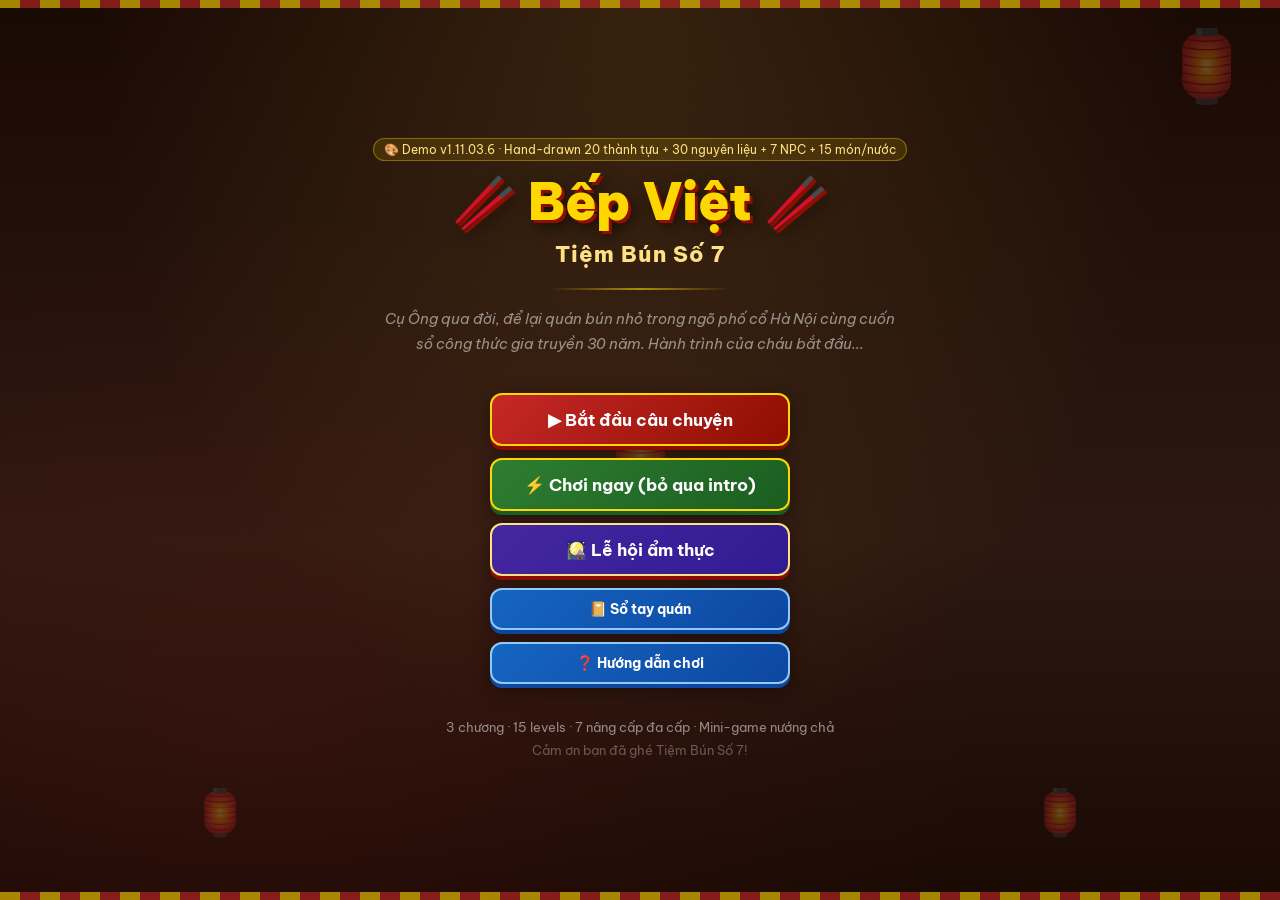
<file: index.html>
<!DOCTYPE html>
<html lang="vi">
<head>
<meta charset="UTF-8">
<meta name="viewport" content="width=device-width, initial-scale=1.0, maximum-scale=1.0, user-scalable=no, viewport-fit=cover">
<title>Bếp Việt: Tiệm Bún Số 7 — Demo v1.11.03.6 (Hand-drawn Icons P4)</title>
<meta name="description" content="Game cooking miễn phí về cháu kế nghiệp quán bún ngõ phố cổ Hà Nội. 15 ngày, 3 chương, 21 nhân vật, lễ hội mode endless. Vanilla JS, chơi trực tiếp trình duyệt.">
<meta name="theme-color" content="#C62828">
<!-- Open Graph (Facebook, Reddit) -->
<meta property="og:title" content="Bếp Việt: Tiệm Bún Số 7">
<meta property="og:description" content="Game cooking miễn phí về cháu kế nghiệp quán bún ngõ phố cổ Hà Nội. 15 ngày · 3 chương · 21 nhân vật · Lễ hội endless.">
<meta property="og:url" content="https://vutaitam.github.io/bep_viet_7/">
<meta property="og:type" content="website">
<meta property="og:locale" content="vi_VN">
<meta property="og:site_name" content="Bếp Việt">
<!-- Twitter card -->
<meta name="twitter:card" content="summary">
<meta name="twitter:title" content="Bếp Việt: Tiệm Bún Số 7">
<meta name="twitter:description" content="Game cooking miễn phí về cháu kế nghiệp quán bún ngõ phố cổ Hà Nội.">
<!-- Inline SVG favicon: red bowl + chopsticks -->
<link rel="icon" type="image/svg+xml" href="data:image/svg+xml,%3Csvg xmlns='http://www.w3.org/2000/svg' viewBox='0 0 64 64'%3E%3Crect fill='%23FFD700' width='64' height='64' rx='10'/%3E%3Cline x1='14' y1='8' x2='38' y2='32' stroke='%237B4F2E' stroke-width='3.5' stroke-linecap='round'/%3E%3Cline x1='26' y1='8' x2='50' y2='32' stroke='%237B4F2E' stroke-width='3.5' stroke-linecap='round'/%3E%3Cpath d='M10 32h44v18a6 6 0 0 1-6 6H16a6 6 0 0 1-6-6z' fill='%23C62828' stroke='%238E0E00' stroke-width='1.5'/%3E%3Cpath d='M16 38c2-2 6-2 8 0s6 2 8 0 6-2 8 0 6 2 8 0' stroke='%23FFF8E1' stroke-width='1.5' fill='none' stroke-linecap='round' opacity='0.7'/%3E%3C/svg%3E">
<link href="https://fonts.googleapis.com/css2?family=Be+Vietnam+Pro:ital,wght@0,400;0,500;0,600;0,700;0,800;0,900;1,400&display=swap" rel="stylesheet">
<link rel="stylesheet" href="css/styles.css">
</head>
<body>

<!-- ===== ROTATE WARNING ===== -->
<div id="rotateWarning" style="display:none;position:fixed;inset:0;background:rgba(0,0,0,.95);z-index:9999;align-items:center;justify-content:center;text-align:center;padding:20px;color:#fff;">
  <div><div style="font-size:56px;margin-bottom:16px;">📱↻</div>
    <div style="font-size:1.2em;font-weight:700;color:#FFD700;margin-bottom:8px;">Vui lòng xoay dọc điện thoại</div>
    <div style="opacity:.7;font-size:.9em;">Game tối ưu cho chế độ dọc màn hình</div>
  </div>
</div>

<!-- ===== MENU ===== -->
<div class="screen menu active" id="menuScreen">
  <div class="menu-deco-top"></div>
  <span class="lantern">🏮</span>
  <span class="lantern">🏮</span>
  <span class="lantern">🏮</span>
  <span class="lantern">🏮</span>

  <div class="menu-version">🎨 Demo v1.11.03.6 · Hand-drawn 20 thành tựu + 30 nguyên liệu + 7 NPC + 15 món/nước</div>
  <div class="menu-logo">🥢 Bếp Việt 🥢</div>
  <div class="menu-sub">Tiệm Bún Số 7</div>
  <div class="menu-divider"></div>
  <div class="menu-tagline">
    Cụ Ông qua đời, để lại quán bún nhỏ trong ngõ phố cổ Hà Nội cùng cuốn sổ công thức gia truyền 30 năm. Hành trình của cháu bắt đầu...
  </div>
  <div class="menu-buttons">
    <button class="btn" id="menuBtnContinue" style="display:none;background:linear-gradient(135deg,#1B5E20,#2E7D32);border-color:#66BB6A;" onclick="showLevelSelect()">▶ Tiếp tục hành trình</button>
    <button class="btn" onclick="newGameWithStory()">▶ Bắt đầu câu chuyện</button>
    <button class="btn btn-green" onclick="quickStart()">⚡ Chơi ngay (bỏ qua intro)</button>
    <button class="btn" id="menuBtnFestival" style="display:none;background:linear-gradient(135deg,#4527A0,#311B92);border-color:#FFE082;" onclick="showFestival()">🎑 Lễ hội ẩm thực</button>
    <button class="btn btn-blue btn-sm" id="menuBtnGallery" style="display:none;" onclick="showGallery()">📔 Sổ tay quán</button>
    <button class="btn btn-blue btn-sm" onclick="showTutorial()">❓ Hướng dẫn chơi</button>
    <button class="btn btn-sm" id="menuBtnReset" style="display:none;background:rgba(255,255,255,.08);border-color:rgba(255,255,255,.2);font-size:.78em;" onclick="if(confirm('Xóa tất cả tiến trình và bắt đầu lại?')){resetProg();}">🗑 Reset tiến trình</button>
  </div>
  <div class="menu-credit">
    3 chương · 15 levels · 7 nâng cấp đa cấp · Mini-game nướng chả<br>
    <span style="opacity:.6">Cảm ơn bạn đã ghé Tiệm Bún Số 7!</span>
  </div>
  <div class="menu-deco-bot"></div>
</div>

<!-- ===== CUTSCENE ===== -->
<div class="cutscene" id="cutsceneScreen">
  <div class="cutscene-bg"></div>
  <button class="dialogue-skip" onclick="skipCutscene()">Bỏ qua ⏭</button>
  <div class="cutscene-image" id="cutsceneImage">🕯️</div>
  <div class="dialogue-dots" id="dialogueDots"></div>
  <div class="dialogue-box">
    <div class="dialogue-speaker" id="dialogueSpeaker">Người kể chuyện</div>
    <div class="dialogue-text" id="dialogueText"></div>
    <div class="dialogue-continue">▼ Click để tiếp tục</div>
  </div>
</div>

<!-- ===== TUTORIAL ===== -->
<div class="tutorial-overlay" id="tutorialOverlay">
  <div class="tutorial-card">
    <div class="tutorial-icon" id="tutorialIcon">👋</div>
    <div class="tutorial-progress" id="tutorialProgress"></div>
    <div class="tutorial-counter" id="tutorialCounter">Bước 1 / 17</div>
    <div class="tutorial-section" id="tutorialSection">Bắt đầu</div>
    <div class="tutorial-title" id="tutorialTitle">Chào mừng!</div>
    <div class="tutorial-text" id="tutorialText"></div>
    <div class="tutorial-btns">
      <button class="btn btn-green btn-sm" id="tutorialPrevBtn" onclick="prevTutorial()" style="display:none">← Quay lại</button>
      <button class="btn btn-sm" id="tutorialNextBtn" onclick="nextTutorial()">Tiếp theo →</button>
    </div>
    <button class="tutorial-skip-all" onclick="closeTutorial()">⏭ Bỏ qua tất cả</button>
  </div>
</div>

<!-- ===== GAME SCREEN ===== -->
<div class="screen game" id="gameScreen">

  <!-- Chapter / Day bar -->
  <div class="chapter-bar">
    <div id="chapterBarInfo"><span class="chapter-bar-name">🏮 Chương 1: Hà Nội</span> · Khai trương Tiệm Bún</div>
    <div class="chapter-bar-day">
      <span style="color:var(--text-mute);font-size:.8em;">Ngày</span>
      <div class="day-pips" id="dayPips"></div>
    </div>
  </div>

  <!-- Header bar -->
  <div class="game-header">
    <div class="stat">
      <span class="stat-icon">💰</span>
      <div class="stat-block">
        <div class="stat-label">Doanh thu</div>
        <div class="stat-value" id="moneyDisplay">0đ</div>
      </div>
    </div>
    <div class="stat">
      <span class="stat-icon">⭐</span>
      <div class="stat-block">
        <div class="stat-label">Điểm</div>
        <div class="stat-value" id="scoreDisplay">0</div>
      </div>
    </div>
    <div class="streak-badge" id="streakBadge">
      <span>🔥</span><span id="streakCount">2</span> liên tiếp!
    </div>
    <div class="timer-wrap">
      <div class="timer-bar-bg"><div class="timer-bar" id="timerBar"></div></div>
      <div class="timer-text">⏱ <span id="timeDisplay">3:00</span> còn lại · <span id="servedDisplay">0</span>/<span id="totalDisplay">6</span> khách</div>
    </div>
    <button class="pause-btn" onclick="togglePause()">⏸ Dừng</button>
  </div>

  <!-- Main area -->
  <div class="game-area">
    <!-- LEFT PANEL -->
    <div style="display:flex;flex-direction:column;gap:12px;">

      <!-- Customers -->
      <div class="section">
        <div class="section-title">👥 Khách hàng đang chờ</div>
        <div class="customers-list" id="customersList">
          <div class="customers-empty">Đang chờ khách đầu tiên...</div>
        </div>
      </div>

      <!-- Cooking -->
      <div class="section">
        <div class="section-title">🍳 Bếp nấu</div>
        <div class="cooking-area-grid">
          <!-- Pot -->
          <div class="pot" id="pot">
            <div class="pot-steam"><div class="steam-particle"></div><div class="steam-particle"></div><div class="steam-particle"></div></div>
            <div class="pot-status" id="potStatus">Chờ nguyên liệu</div>
            <div class="pot-progress-wrap"><div class="pot-progress-bar" id="potProgressBar"></div></div>
            <div class="pot-ingredients" id="potIngredients"></div>
          </div>
          <!-- Grill -->
          <div class="grill" id="grill">
            <div class="grill-fire">🔥🔥🔥</div>
            <div class="grill-status" id="grillStatus">🔥 Lò than nguội</div>
            <div class="grill-progress-wrap">
              <div class="grill-bar-bg">
                <div class="grill-perfect-zone" id="grillPerfectZone" style="left:40%;width:20%"></div>
                <div class="grill-progress-bar" id="grillProgressBar"></div>
              </div>
            </div>
            <div class="grill-hint" id="grillHint">Đặt chả vào lò để nướng</div>
          </div>
        </div>

        <!-- Action buttons -->
        <div class="action-buttons">
          <button class="action-btn" id="cookBtn" onclick="startCooking()" disabled>🔥 Nấu nồi</button>
          <button class="action-btn orange" id="grillFlipBtn" onclick="flipGrill()" disabled>🔄 Lật</button>
          <button class="action-btn orange" id="grillTakeBtn" onclick="takeGrill()" disabled>✋ Gắp</button>
          <button class="action-btn green" id="serveBtn" onclick="serveSelected()" disabled>🍽 Phục vụ</button>
          <button class="action-btn clear-btn" onclick="discardPot()" title="Đổ bỏ nồi">🗑</button>
        </div>

        <!-- Ingredients -->
        <div>
          <div class="section-title" style="font-size:.82em;margin-bottom:8px;">
            🥕 Nguyên liệu <span style="color:var(--text-mute);font-weight:400;">(click để cho vào nồi)</span>
          </div>
          <div class="ingredients-grid" id="ingredientsGrid"></div>
        </div>
      </div>
    </div>

    <!-- RIGHT PANEL -->
    <div style="display:flex;flex-direction:column;gap:12px;">
      <!-- Recipe book -->
      <div class="section">
        <div class="section-title">📖 Sổ công thức</div>
        <div class="recipe-list" id="recipeList"></div>
      </div>
      <!-- Drinks station -->
      <div class="section" id="drinkSection">
        <div class="section-title">🥤 Khu pha nước</div>
        <div class="drink-station" id="drinkStation">
          <div class="drink-status" id="drinkStatus">Chọn nguyên liệu để pha</div>
          <div class="drink-progress-wrap"><div class="drink-progress-bar" id="drinkProgressBar"></div></div>
          <div class="drink-cup-tags" id="drinkCupTags"></div>
        </div>
        <div class="drink-action-row">
          <button class="action-btn" id="drinkMixBtn" onclick="mixDrink()" disabled>🥤 Pha nước</button>
          <button class="action-btn clear-btn" onclick="discardDrink()" title="Đổ bỏ ly">🗑</button>
        </div>
        <div style="font-size:.74em;color:var(--text-mute);margin:6px 0 4px;">Click vào công thức để xem nguyên liệu cần pha:</div>
        <div id="drinkList"></div>
        <div style="font-size:.74em;color:var(--text-mute);margin-top:8px;">Nguyên liệu pha:</div>
        <div class="drink-ings-grid" id="drinkIngsGrid"></div>
      </div>
      <!-- NPC list -->
      <div class="section">
        <div class="section-title">⭐ Khách quen</div>
        <div id="npcList"></div>
      </div>
    </div>
  </div>
</div>

<!-- ===== END SCREEN ===== -->
<div class="end-screen" id="endScreen">
  <div class="end-content">
    <div class="end-header">
      <div class="end-rating" id="endRating">⭐⭐⭐</div>
      <div class="end-title" id="endTitle">Kết thúc ngày!</div>
    </div>

    <div class="end-section">
      <div class="end-section-title">📊 Kết quả phục vụ</div>
      <div id="endStatsServe"></div>
    </div>

    <div class="end-section">
      <div class="end-section-title">💰 Báo cáo tài chính</div>
      <div id="endStatsFinance"></div>
    </div>

    <div class="feedback-box">
      <div class="feedback-speaker"><img src="assets/portraits/cu-ong-old.svg" alt="" class="feedback-portrait" id="feedbackPortrait"> Cụ Ông (di nguyện)</div>
      <span id="feedbackText"></span>
    </div>

    <div class="end-btns">
      <button class="btn btn-green" id="nextLevelBtn" onclick="goNextLevel()">▶ Ngày tiếp theo →</button>
      <button class="btn btn-blue btn-sm" onclick="goToUpgradeShop()">🛒 Cửa hàng nâng cấp</button>
      <button class="btn btn-sm" onclick="startGame()" style="background:rgba(255,255,255,.1);border-color:rgba(255,255,255,.2);">🔄 Thử lại ngày này</button>
      <button class="btn btn-sm" onclick="showLevelSelect()" style="background:rgba(255,255,255,.08);border-color:rgba(255,255,255,.15);font-size:.82em;">📋 Chọn level khác</button>
    </div>
  </div>
</div>

<!-- ===== PAUSE ===== -->
<div class="pause-overlay" id="pauseOverlay">
  <div class="pause-box">
    <div class="pause-title">⏸ Tạm dừng</div>
    <div class="pause-subtitle">Tiệm bún đang nghỉ giải lao...</div>
    <div class="pause-stats" id="pauseStats"></div>
    <div class="pause-btns">
      <button class="btn btn-green" onclick="togglePause()">▶ Tiếp tục nấu</button>
      <button class="btn btn-blue btn-sm" onclick="showTutorial()">📖 Xem lại hướng dẫn</button>
      <button class="btn" onclick="if(confirm('Về menu? Tiến trình ngày này sẽ mất.')){G.isGameOver=true;[timerInterval,spawnInterval,patienceInterval,grillInterval,drinkInterval,blackoutInterval].forEach(iv=>{if(iv)clearInterval(iv);});goToMenu();}">🏠 Về menu</button>
    </div>
  </div>
</div>

<!-- ===== NOTIFICATIONS ===== -->
<div class="notif-container" id="notifContainer"></div>

<!-- ===== STORY OVERLAY ===== -->
<div class="story-overlay" id="storyOverlay">
  <div class="story-box">
    <div class="story-icon" id="storyIcon">📖</div>
    <div class="story-chapter" id="storyChapterLabel">Chương 1</div>
    <div class="story-title" id="storyTitleEl"></div>
    <div class="story-text" id="storyTextEl"></div>
    <div class="story-objective">
      <div class="story-obj-title">🎯 Mục tiêu ngày hôm nay</div>
      <div class="story-obj-list" id="storyObjList"></div>
    </div>
    <button class="btn btn-green" onclick="dismissStoryAndStart()">Bắt đầu nấu →</button>
  </div>
</div>

<!-- ===== LEVEL SELECT ===== -->
<div class="screen level-select-screen" id="levelSelectScreen">
  <div class="ls-header">
    <div class="ls-title">🏮 Chọn ngày chơi</div>
    <div class="ls-money">💰 <span id="lsMoneyDisplay">0đ</span></div>
  </div>
  <div class="ch-tabs">
    <button class="ch-tab" id="chTab1" onclick="switchChapter(1)">Ch.1: Hà Nội</button>
    <button class="ch-tab" id="chTab2" onclick="switchChapter(2)">Ch.2: Hội An</button>
    <button class="ch-tab" id="chTab3" onclick="switchChapter(3)">Ch.3: Sài Gòn</button>
  </div>
  <div class="ch-subtitle" id="chSubtitle"></div>
  <div class="ch-grid" id="chGrid"></div>
  <div class="ls-footer">
    <button class="btn btn-blue btn-sm" onclick="goToUpgradeShop()">🛒 Cửa hàng nâng cấp</button>
    <button class="btn btn-sm" style="background:rgba(255,255,255,.1);border-color:rgba(255,255,255,.2);" onclick="goToMenu()">🏠 Về menu</button>
  </div>
</div>

<!-- ===== FESTIVAL MODE ===== -->
<div class="screen festival-screen" id="festivalScreen">
  <div class="fest-header">
    <div class="fest-banner">🎑</div>
    <div class="fest-title">Lễ hội ẩm thực</div>
    <div class="fest-sub">Phục vụ càng lâu càng tốt — không chương, không cốt truyện</div>
    <div class="fest-best">🏆 Best: <span id="festBestDisplay">0đ</span></div>
  </div>
  <div class="fest-rules">
    <b style="color:var(--gold)">Luật lễ hội:</b>
    <ul>
      <li>Khách đến liên tục, không giới hạn số lượng.</li>
      <li>Cứ mỗi 60 giây độ khó tăng (kiên nhẫn ngắn hơn, spawn nhanh hơn).</li>
      <li>Mở khóa toàn bộ món + nước uống.</li>
      <li>Combo món + nước được +20% bonus suốt mode.</li>
      <li>Khi 5 khách bỏ đi → kết thúc lễ hội. Có cảnh báo ở lượt lỡ thứ 3 và 4.</li>
      <li>Khách bí ẩn xuất hiện thường xuyên hơn (tip cao!)</li>
    </ul>
  </div>
  <div class="fest-buttons">
    <button class="btn btn-green" onclick="startFestival()">▶ Bắt đầu lễ hội</button>
    <button class="btn btn-sm" onclick="goToMenu()" style="background:rgba(255,255,255,.1);border-color:rgba(255,255,255,.2);">🏠 Về menu</button>
  </div>
</div>

<!-- ===== GALLERY ===== -->
<div class="screen gallery-screen" id="galleryScreen">
  <div class="gal-header">
    <div class="gal-title">📔 Sổ tay quán</div>
    <div class="gal-subtitle">Ghi lại mọi khách quen, thành tựu và câu chuyện đã gặp.</div>
  </div>
  <div class="gal-tabs">
    <button class="gal-tab active" id="galTabAch" onclick="switchGalTab('ach')">🏅 Thành tựu</button>
    <button class="gal-tab" id="galTabCust" onclick="switchGalTab('cust')">👥 Khách đã gặp</button>
    <button class="gal-tab" id="galTabStories" onclick="switchGalTab('stories')">📖 Câu chuyện</button>
    <button class="gal-tab" id="galTabStats" onclick="switchGalTab('stats')">📊 Thống kê</button>
  </div>
  <div class="gal-content" id="galleryContent"></div>
  <div class="ls-footer">
    <button class="btn btn-sm" onclick="goToMenu()" style="background:rgba(255,255,255,.1);border-color:rgba(255,255,255,.2);">🏠 Về menu</button>
  </div>
</div>

<!-- ===== UPGRADE SHOP ===== -->
<div class="screen upgrade-shop-screen" id="upgradeShopScreen">
  <div class="us-header">
    <div class="us-title">🛒 Cửa hàng nâng cấp</div>
    <div class="us-money"><span class="us-money-label">Ngân sách:</span><span class="us-money-val" id="usMoneyDisplay">0đ</span></div>
  </div>
  <div class="upgrade-list" id="upgradeList"></div>
  <div class="us-footer">
    <button class="btn btn-green" onclick="showLevelSelect()">✅ Xong — Chọn level tiếp</button>
    <button class="btn btn-sm" style="background:rgba(255,255,255,.1);border-color:rgba(255,255,255,.2);" onclick="goToMenu()">🏠 Về menu</button>
  </div>
</div>

<!-- Load order matters: data (pure constants) → state (PROG/G/helpers) → game (core gameplay) → screens (UI + festival override + DOMContentLoaded init) -->
<script src="js/data.js"></script>
<script src="js/state.js"></script>
<script src="js/game.js"></script>
<script src="js/screens.js"></script>
</body>
</html>
</file>
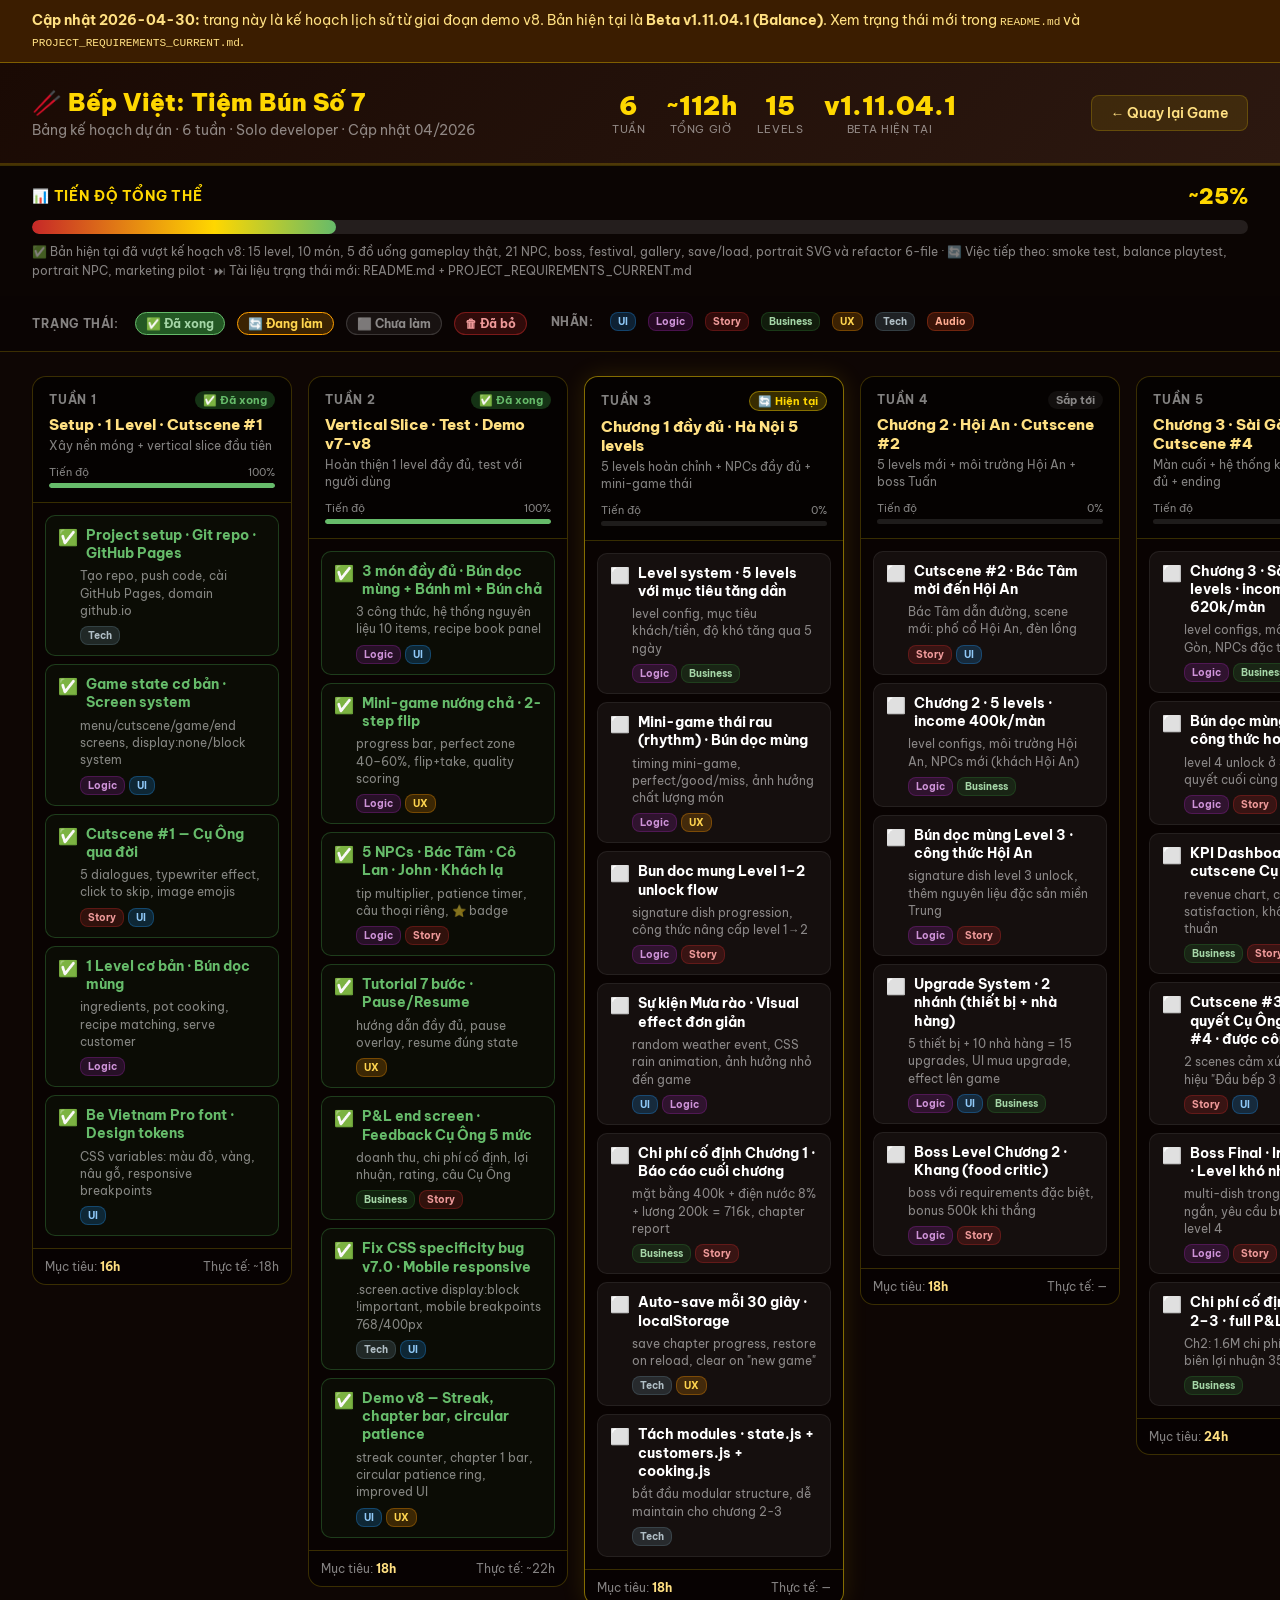
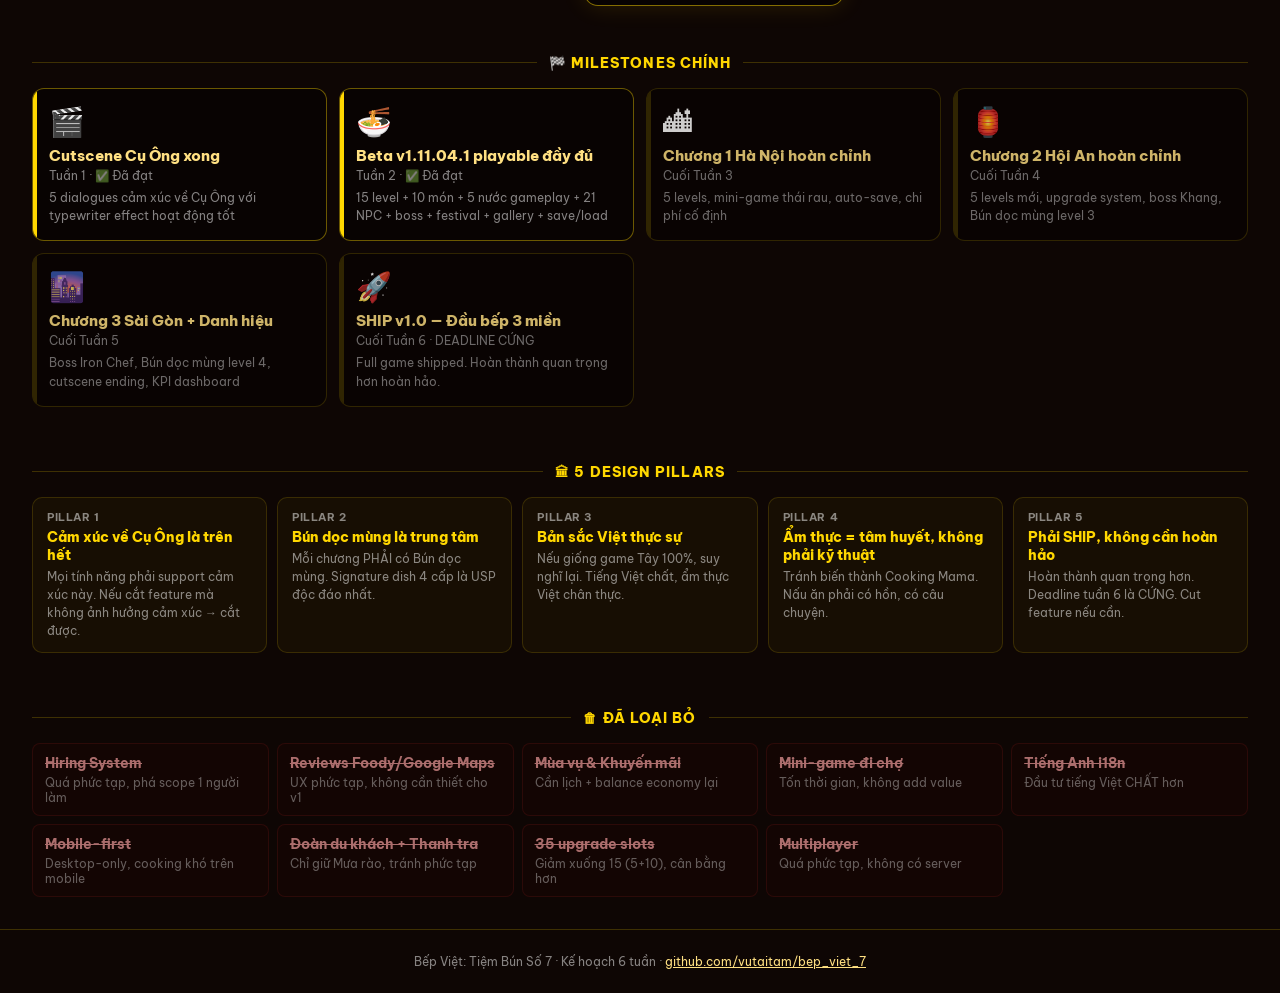
<file: plan.html>
<!DOCTYPE html>
<html lang="vi">
<head>
<meta charset="UTF-8">
<meta name="viewport" content="width=device-width, initial-scale=1.0">
<title>Kế hoạch dự án — Bếp Việt: Tiệm Bún Số 7</title>
<link href="https://fonts.googleapis.com/css2?family=Be+Vietnam+Pro:wght@400;500;600;700;800;900&display=swap" rel="stylesheet">
<style>
*{margin:0;padding:0;box-sizing:border-box;}
:root{
  --red:#C62828;--red-dark:#8E0E00;
  --gold:#FFD700;--gold-soft:#FFE082;
  --green:#2E7D32;--green-light:#66BB6A;
  --bg:#0e0604;--bg2:#1a0a04;--bg3:#2c1810;
  --text:#fff;--text-mute:rgba(255,255,255,.5);
  --border:rgba(255,215,0,.2);
}

body{
  font-family:'Be Vietnam Pro','Segoe UI',sans-serif;
  background:var(--bg);color:var(--text);
  min-height:100vh;overflow-x:auto;
}

/* ── HEADER ── */
.header{
  background:linear-gradient(135deg,var(--bg2) 0%,var(--bg3) 100%);
  border-bottom:2px solid var(--border);
  padding:24px 32px;
  display:flex;align-items:center;justify-content:space-between;flex-wrap:wrap;gap:16px;
}
.header-left h1{font-size:1.5em;font-weight:900;color:var(--gold);margin-bottom:4px;}
.header-left p{font-size:.85em;color:var(--text-mute);}
.header-stats{display:flex;gap:20px;flex-wrap:wrap;}
.hstat{text-align:center;}
.hstat-val{font-size:1.6em;font-weight:900;color:var(--gold);}
.hstat-lbl{font-size:.7em;color:var(--text-mute);text-transform:uppercase;letter-spacing:.06em;}
.back-btn{
  background:rgba(255,215,0,.1);border:1px solid var(--border);
  color:var(--gold-soft);padding:8px 18px;border-radius:8px;
  font-family:inherit;font-size:.85em;font-weight:600;cursor:pointer;
  text-decoration:none;display:inline-flex;align-items:center;gap:6px;
  transition:all .2s;
}
.back-btn:hover{background:rgba(255,215,0,.18);color:var(--gold);}

/* ── LEGEND / PILLARS ── */
.info-bar{
  padding:16px 32px;display:flex;gap:24px;align-items:flex-start;flex-wrap:wrap;
  border-bottom:1px solid var(--border);background:rgba(0,0,0,.3);
}
.legend{display:flex;gap:12px;align-items:center;flex-wrap:wrap;}
.legend-title{font-size:.75em;color:var(--text-mute);font-weight:700;text-transform:uppercase;letter-spacing:.05em;margin-right:4px;}
.chip{display:inline-flex;align-items:center;gap:5px;padding:3px 10px;border-radius:20px;font-size:.75em;font-weight:700;}
.chip-done{background:rgba(46,125,50,.7);border:1px solid var(--green-light);color:#A5D6A7;}
.chip-prog{background:rgba(255,160,0,.2);border:1px solid #FFA000;color:#FFD54F;}
.chip-todo{background:rgba(255,255,255,.06);border:1px solid rgba(255,255,255,.15);color:var(--text-mute);}
.chip-drop{background:rgba(198,40,40,.2);border:1px solid rgba(198,40,40,.5);color:#EF9A9A;}

/* ── KANBAN BOARD ── */
.board-wrap{padding:24px 32px;overflow-x:auto;min-height:calc(100vh - 200px);}
.board{display:flex;gap:16px;min-width:max-content;align-items:flex-start;}

.week-col{
  width:260px;flex-shrink:0;
  background:rgba(0,0,0,.35);border-radius:14px;border:1px solid var(--border);
  overflow:hidden;
}
.week-col.current{border-color:rgba(255,215,0,.5);box-shadow:0 0 24px rgba(255,215,0,.12);}

.week-header{
  padding:14px 16px;
  background:rgba(0,0,0,.4);border-bottom:1px solid var(--border);
}
.week-label{display:flex;align-items:center;justify-content:space-between;margin-bottom:6px;}
.week-num{font-size:.72em;color:var(--text-mute);font-weight:700;text-transform:uppercase;letter-spacing:.07em;}
.week-badge{font-size:.68em;font-weight:700;padding:2px 8px;border-radius:10px;}
.badge-current{background:rgba(255,215,0,.2);color:var(--gold);border:1px solid rgba(255,215,0,.4);}
.badge-done{background:rgba(46,125,50,.4);color:var(--green-light);}
.badge-upcoming{background:rgba(255,255,255,.05);color:var(--text-mute);}
.week-title{font-size:.95em;font-weight:800;color:var(--gold-soft);margin-bottom:4px;}
.week-subtitle{font-size:.75em;color:var(--text-mute);line-height:1.4;}
.week-progress{margin-top:10px;}
.wp-label{display:flex;justify-content:space-between;font-size:.68em;color:var(--text-mute);margin-bottom:4px;}
.wp-bar{background:rgba(255,255,255,.1);height:5px;border-radius:3px;overflow:hidden;}
.wp-fill{height:100%;border-radius:3px;transition:width .3s;}

.week-cards{padding:12px;display:flex;flex-direction:column;gap:8px;}

/* ── TASK CARDS ── */
.task{
  background:rgba(255,255,255,.05);border-radius:10px;
  padding:10px 12px;border:1px solid rgba(255,255,255,.07);
  position:relative;
}
.task.done{border-color:rgba(76,175,80,.3);background:rgba(46,125,50,.08);}
.task.in-progress{border-color:rgba(255,160,0,.35);background:rgba(255,120,0,.07);}
.task.todo{border-color:rgba(255,255,255,.07);}
.task.dropped{border-color:rgba(198,40,40,.2);background:rgba(100,0,0,.1);opacity:.65;}

.task-header{display:flex;align-items:flex-start;gap:8px;margin-bottom:5px;}
.task-status-icon{font-size:1em;flex-shrink:0;margin-top:1px;}
.task-name{font-size:.88em;font-weight:700;line-height:1.3;flex:1;}
.task.done .task-name{color:var(--green-light);}
.task.in-progress .task-name{color:#FFD54F;}
.task.dropped .task-name{text-decoration:line-through;color:var(--text-mute);}

.task-detail{font-size:.72em;color:var(--text-mute);line-height:1.5;padding-left:22px;}
.task-tags{display:flex;gap:4px;flex-wrap:wrap;margin-top:7px;padding-left:22px;}
.task-tag{font-size:.62em;font-weight:700;padding:2px 7px;border-radius:8px;display:inline-flex;align-items:center;gap:3px;}
.tag-ui{background:rgba(33,150,243,.2);color:#90CAF9;border:1px solid rgba(33,150,243,.3);}
.tag-logic{background:rgba(156,39,176,.2);color:#CE93D8;border:1px solid rgba(156,39,176,.3);}
.tag-story{background:rgba(198,40,40,.2);color:#EF9A9A;border:1px solid rgba(198,40,40,.3);}
.tag-biz{background:rgba(46,125,50,.2);color:#A5D6A7;border:1px solid rgba(46,125,50,.3);}
.tag-ux{background:rgba(255,152,0,.2);color:#FFD54F;border:1px solid rgba(255,152,0,.3);}
.tag-tech{background:rgba(96,125,139,.25);color:#B0BEC5;border:1px solid rgba(96,125,139,.3);}
.tag-audio{background:rgba(244,81,30,.2);color:#FFAB91;border:1px solid rgba(244,81,30,.3);}

.week-footer{
  padding:10px 12px;border-top:1px solid var(--border);
  background:rgba(0,0,0,.2);
}
.wf-hours{display:flex;justify-content:space-between;align-items:center;}
.wf-h{font-size:.78em;color:var(--text-mute);}
.wf-h span{color:var(--gold-soft);font-weight:700;}

/* ── MILESTONES ── */
.milestones-section{padding:0 32px 32px;}
.ms-title{font-size:1em;font-weight:800;color:var(--gold);text-transform:uppercase;letter-spacing:.07em;margin-bottom:16px;display:flex;align-items:center;gap:8px;}
.ms-grid{display:grid;grid-template-columns:repeat(auto-fill,minmax(260px,1fr));gap:12px;}
.ms-card{
  background:rgba(0,0,0,.4);border-radius:12px;
  border:1px solid var(--border);padding:14px 16px;
  position:relative;overflow:hidden;
}
.ms-card.achieved{border-color:rgba(255,215,0,.4);}
.ms-card.upcoming{opacity:.8;}
.ms-card::before{content:'';position:absolute;top:0;left:0;width:4px;height:100%;}
.ms-card.achieved::before{background:var(--gold);}
.ms-card.upcoming::before{background:rgba(255,215,0,.2);}
.ms-icon{font-size:1.8em;margin-bottom:6px;}
.ms-name{font-weight:800;font-size:.92em;color:var(--gold-soft);margin-bottom:3px;}
.ms-week{font-size:.72em;color:var(--text-mute);}
.ms-desc{font-size:.78em;color:var(--text-mute);margin-top:6px;line-height:1.5;}

/* ── DESIGN PILLARS ── */
.pillars-section{padding:0 32px 32px;}
.pillars-grid{display:grid;grid-template-columns:repeat(auto-fill,minmax(220px,1fr));gap:10px;}
.pillar{
  background:rgba(255,215,0,.04);border:1px solid rgba(255,215,0,.15);
  border-radius:10px;padding:12px 14px;
}
.pillar-num{font-size:.7em;color:var(--text-mute);font-weight:700;text-transform:uppercase;letter-spacing:.05em;margin-bottom:4px;}
.pillar-name{font-weight:800;font-size:.88em;color:var(--gold);margin-bottom:4px;}
.pillar-desc{font-size:.75em;color:var(--text-mute);line-height:1.5;}

/* ── DROPPED SECTION ── */
.dropped-section{padding:0 32px 32px;}
.dropped-grid{display:grid;grid-template-columns:repeat(auto-fill,minmax(200px,1fr));gap:8px;}
.dropped-card{
  background:rgba(100,0,0,.1);border:1px solid rgba(198,40,40,.2);
  border-radius:8px;padding:10px 12px;opacity:.7;
}
.dropped-card-name{font-size:.85em;font-weight:700;color:#EF9A9A;text-decoration:line-through;margin-bottom:3px;}
.dropped-card-reason{font-size:.72em;color:var(--text-mute);}

/* ── OVERALL PROGRESS ── */
.overall-section{padding:16px 32px;border-top:1px solid var(--border);background:rgba(0,0,0,.25);}
.op-header{display:flex;align-items:center;justify-content:space-between;margin-bottom:10px;flex-wrap:wrap;gap:8px;}
.op-title{font-size:.85em;font-weight:700;color:var(--gold);text-transform:uppercase;letter-spacing:.06em;}
.op-pct{font-size:1.4em;font-weight:900;color:var(--gold);}
.op-bar{background:rgba(255,255,255,.1);height:14px;border-radius:7px;overflow:hidden;margin-bottom:8px;}
.op-fill{height:100%;background:linear-gradient(90deg,var(--red) 0%,var(--gold) 60%,var(--green-light) 100%);border-radius:7px;transition:width .4s;}
.op-notes{font-size:.75em;color:var(--text-mute);line-height:1.6;}

/* ── SECTION SEPARATOR ── */
.section-sep{padding:24px 32px 16px;display:flex;align-items:center;gap:12px;}
.section-sep h2{font-size:.85em;font-weight:800;color:var(--gold);text-transform:uppercase;letter-spacing:.08em;}
.sep-line{flex:1;height:1px;background:var(--border);}

/* ── RESPONSIVE ── */
@media(max-width:768px){
  .header{padding:16px 20px;}
  .info-bar{padding:12px 20px;}
  .board-wrap{padding:16px 20px;}
  .milestones-section,.pillars-section,.dropped-section,.overall-section{padding-left:20px;padding-right:20px;}
  .section-sep{padding-left:20px;padding-right:20px;}
}
</style>
</head>
<body>

<div style="background:#3b1d00;color:#FFE082;border-bottom:1px solid rgba(255,215,0,.35);padding:10px 32px;font-size:.86em;line-height:1.5;">
  <strong>Cập nhật 2026-04-30:</strong> trang này là kế hoạch lịch sử từ giai đoạn demo v8. Bản hiện tại là <strong>Beta v1.11.04.1 (Balance)</strong>. Xem trạng thái mới trong <code>README.md</code> và <code>PROJECT_REQUIREMENTS_CURRENT.md</code>.
</div>

<!-- ── HEADER ── -->
<div class="header">
  <div class="header-left">
    <h1>🥢 Bếp Việt: Tiệm Bún Số 7</h1>
    <p>Bảng kế hoạch dự án · 6 tuần · Solo developer · Cập nhật 04/2026</p>
  </div>
  <div class="header-stats">
    <div class="hstat"><div class="hstat-val">6</div><div class="hstat-lbl">Tuần</div></div>
    <div class="hstat"><div class="hstat-val">~112h</div><div class="hstat-lbl">Tổng giờ</div></div>
    <div class="hstat"><div class="hstat-val">15</div><div class="hstat-lbl">Levels</div></div>
    <div class="hstat"><div class="hstat-val">v1.11.04.1</div><div class="hstat-lbl">Beta hiện tại</div></div>
  </div>
  <a class="back-btn" href="index.html">← Quay lại Game</a>
</div>

<!-- ── OVERALL PROGRESS ── -->
<div class="overall-section">
  <div class="op-header">
    <div class="op-title">📊 Tiến độ tổng thể</div>
    <div class="op-pct">~25%</div>
  </div>
  <div class="op-bar"><div class="op-fill" style="width:25%"></div></div>
  <div class="op-notes">
    ✅ Bản hiện tại đã vượt kế hoạch v8: 15 level, 10 món, 5 đồ uống gameplay thật, 21 NPC, boss, festival, gallery, save/load, portrait SVG và refactor 6-file ·
    🔄 Việc tiếp theo: smoke test, balance playtest, portrait NPC, marketing pilot ·
    ⏭ Tài liệu trạng thái mới: README.md + PROJECT_REQUIREMENTS_CURRENT.md
  </div>
</div>

<!-- ── LEGEND ── -->
<div class="info-bar">
  <div class="legend">
    <span class="legend-title">Trạng thái:</span>
    <span class="chip chip-done">✅ Đã xong</span>
    <span class="chip chip-prog">🔄 Đang làm</span>
    <span class="chip chip-todo">⬜ Chưa làm</span>
    <span class="chip chip-drop">🗑 Đã bỏ</span>
  </div>
  <div class="legend">
    <span class="legend-title">Nhãn:</span>
    <span class="task-tag tag-ui">UI</span>
    <span class="task-tag tag-logic">Logic</span>
    <span class="task-tag tag-story">Story</span>
    <span class="task-tag tag-biz">Business</span>
    <span class="task-tag tag-ux">UX</span>
    <span class="task-tag tag-tech">Tech</span>
    <span class="task-tag tag-audio">Audio</span>
  </div>
</div>

<!-- ── KANBAN BOARD ── -->
<div class="board-wrap">
<div class="board">

  <!-- TUẦN 1 -->
  <div class="week-col done">
    <div class="week-header">
      <div class="week-label">
        <span class="week-num">Tuần 1</span>
        <span class="week-badge badge-done">✅ Đã xong</span>
      </div>
      <div class="week-title">Setup · 1 Level · Cutscene #1</div>
      <div class="week-subtitle">Xây nền móng + vertical slice đầu tiên</div>
      <div class="week-progress">
        <div class="wp-label"><span>Tiến độ</span><span>100%</span></div>
        <div class="wp-bar"><div class="wp-fill" style="width:100%;background:#66BB6A;"></div></div>
      </div>
    </div>
    <div class="week-cards">
      <div class="task done">
        <div class="task-header"><span class="task-status-icon">✅</span><span class="task-name">Project setup · Git repo · GitHub Pages</span></div>
        <div class="task-detail">Tạo repo, push code, cài GitHub Pages, domain github.io</div>
        <div class="task-tags"><span class="task-tag tag-tech">Tech</span></div>
      </div>
      <div class="task done">
        <div class="task-header"><span class="task-status-icon">✅</span><span class="task-name">Game state cơ bản · Screen system</span></div>
        <div class="task-detail">menu/cutscene/game/end screens, display:none/block system</div>
        <div class="task-tags"><span class="task-tag tag-logic">Logic</span><span class="task-tag tag-ui">UI</span></div>
      </div>
      <div class="task done">
        <div class="task-header"><span class="task-status-icon">✅</span><span class="task-name">Cutscene #1 — Cụ Ông qua đời</span></div>
        <div class="task-detail">5 dialogues, typewriter effect, click to skip, image emojis</div>
        <div class="task-tags"><span class="task-tag tag-story">Story</span><span class="task-tag tag-ui">UI</span></div>
      </div>
      <div class="task done">
        <div class="task-header"><span class="task-status-icon">✅</span><span class="task-name">1 Level cơ bản · Bún dọc mùng</span></div>
        <div class="task-detail">ingredients, pot cooking, recipe matching, serve customer</div>
        <div class="task-tags"><span class="task-tag tag-logic">Logic</span></div>
      </div>
      <div class="task done">
        <div class="task-header"><span class="task-status-icon">✅</span><span class="task-name">Be Vietnam Pro font · Design tokens</span></div>
        <div class="task-detail">CSS variables: màu đỏ, vàng, nâu gỗ, responsive breakpoints</div>
        <div class="task-tags"><span class="task-tag tag-ui">UI</span></div>
      </div>
    </div>
    <div class="week-footer"><div class="wf-hours"><span class="wf-h">Mục tiêu: <span>16h</span></span><span class="wf-h">Thực tế: ~18h</span></div></div>
  </div>

  <!-- TUẦN 2 -->
  <div class="week-col done">
    <div class="week-header">
      <div class="week-label">
        <span class="week-num">Tuần 2</span>
        <span class="week-badge badge-done">✅ Đã xong</span>
      </div>
      <div class="week-title">Vertical Slice · Test · Demo v7-v8</div>
      <div class="week-subtitle">Hoàn thiện 1 level đầy đủ, test với người dùng</div>
      <div class="week-progress">
        <div class="wp-label"><span>Tiến độ</span><span>100%</span></div>
        <div class="wp-bar"><div class="wp-fill" style="width:100%;background:#66BB6A;"></div></div>
      </div>
    </div>
    <div class="week-cards">
      <div class="task done">
        <div class="task-header"><span class="task-status-icon">✅</span><span class="task-name">3 món đầy đủ · Bún dọc mùng + Bánh mì + Bún chả</span></div>
        <div class="task-detail">3 công thức, hệ thống nguyên liệu 10 items, recipe book panel</div>
        <div class="task-tags"><span class="task-tag tag-logic">Logic</span><span class="task-tag tag-ui">UI</span></div>
      </div>
      <div class="task done">
        <div class="task-header"><span class="task-status-icon">✅</span><span class="task-name">Mini-game nướng chả · 2-step flip</span></div>
        <div class="task-detail">progress bar, perfect zone 40–60%, flip+take, quality scoring</div>
        <div class="task-tags"><span class="task-tag tag-logic">Logic</span><span class="task-tag tag-ux">UX</span></div>
      </div>
      <div class="task done">
        <div class="task-header"><span class="task-status-icon">✅</span><span class="task-name">5 NPCs · Bác Tâm · Cô Lan · John · Khách lạ</span></div>
        <div class="task-detail">tip multiplier, patience timer, câu thoại riêng, ⭐ badge</div>
        <div class="task-tags"><span class="task-tag tag-logic">Logic</span><span class="task-tag tag-story">Story</span></div>
      </div>
      <div class="task done">
        <div class="task-header"><span class="task-status-icon">✅</span><span class="task-name">Tutorial 7 bước · Pause/Resume</span></div>
        <div class="task-detail">hướng dẫn đầy đủ, pause overlay, resume đúng state</div>
        <div class="task-tags"><span class="task-tag tag-ux">UX</span></div>
      </div>
      <div class="task done">
        <div class="task-header"><span class="task-status-icon">✅</span><span class="task-name">P&L end screen · Feedback Cụ Ông 5 mức</span></div>
        <div class="task-detail">doanh thu, chi phí cố định, lợi nhuận, rating, câu Cụ Ông</div>
        <div class="task-tags"><span class="task-tag tag-biz">Business</span><span class="task-tag tag-story">Story</span></div>
      </div>
      <div class="task done">
        <div class="task-header"><span class="task-status-icon">✅</span><span class="task-name">Fix CSS specificity bug v7.0 · Mobile responsive</span></div>
        <div class="task-detail">.screen.active display:block !important, mobile breakpoints 768/400px</div>
        <div class="task-tags"><span class="task-tag tag-tech">Tech</span><span class="task-tag tag-ui">UI</span></div>
      </div>
      <div class="task done">
        <div class="task-header"><span class="task-status-icon">✅</span><span class="task-name">Demo v8 — Streak, chapter bar, circular patience</span></div>
        <div class="task-detail">streak counter, chapter 1 bar, circular patience ring, improved UI</div>
        <div class="task-tags"><span class="task-tag tag-ui">UI</span><span class="task-tag tag-ux">UX</span></div>
      </div>
    </div>
    <div class="week-footer"><div class="wf-hours"><span class="wf-h">Mục tiêu: <span>18h</span></span><span class="wf-h">Thực tế: ~22h</span></div></div>
  </div>

  <!-- TUẦN 3 -->
  <div class="week-col current">
    <div class="week-header">
      <div class="week-label">
        <span class="week-num">Tuần 3</span>
        <span class="week-badge badge-current">🔄 Hiện tại</span>
      </div>
      <div class="week-title">Chương 1 đầy đủ · Hà Nội 5 levels</div>
      <div class="week-subtitle">5 levels hoàn chỉnh + NPCs đầy đủ + mini-game thái</div>
      <div class="week-progress">
        <div class="wp-label"><span>Tiến độ</span><span>0%</span></div>
        <div class="wp-bar"><div class="wp-fill" style="width:0%;background:#FFA000;"></div></div>
      </div>
    </div>
    <div class="week-cards">
      <div class="task todo">
        <div class="task-header"><span class="task-status-icon">⬜</span><span class="task-name">Level system · 5 levels với mục tiêu tăng dần</span></div>
        <div class="task-detail">level config, mục tiêu khách/tiền, độ khó tăng qua 5 ngày</div>
        <div class="task-tags"><span class="task-tag tag-logic">Logic</span><span class="task-tag tag-biz">Business</span></div>
      </div>
      <div class="task todo">
        <div class="task-header"><span class="task-status-icon">⬜</span><span class="task-name">Mini-game thái rau (rhythm) · Bún dọc mùng</span></div>
        <div class="task-detail">timing mini-game, perfect/good/miss, ảnh hưởng chất lượng món</div>
        <div class="task-tags"><span class="task-tag tag-logic">Logic</span><span class="task-tag tag-ux">UX</span></div>
      </div>
      <div class="task todo">
        <div class="task-header"><span class="task-status-icon">⬜</span><span class="task-name">Bun doc mung Level 1–2 unlock flow</span></div>
        <div class="task-detail">signature dish progression, công thức nâng cấp level 1→2</div>
        <div class="task-tags"><span class="task-tag tag-logic">Logic</span><span class="task-tag tag-story">Story</span></div>
      </div>
      <div class="task todo">
        <div class="task-header"><span class="task-status-icon">⬜</span><span class="task-name">Sự kiện Mưa rào · Visual effect đơn giản</span></div>
        <div class="task-detail">random weather event, CSS rain animation, ảnh hưởng nhỏ đến game</div>
        <div class="task-tags"><span class="task-tag tag-ui">UI</span><span class="task-tag tag-logic">Logic</span></div>
      </div>
      <div class="task todo">
        <div class="task-header"><span class="task-status-icon">⬜</span><span class="task-name">Chi phí cố định Chương 1 · Báo cáo cuối chương</span></div>
        <div class="task-detail">mặt bằng 400k + điện nước 8% + lương 200k = 716k, chapter report</div>
        <div class="task-tags"><span class="task-tag tag-biz">Business</span><span class="task-tag tag-story">Story</span></div>
      </div>
      <div class="task todo">
        <div class="task-header"><span class="task-status-icon">⬜</span><span class="task-name">Auto-save mỗi 30 giây · localStorage</span></div>
        <div class="task-detail">save chapter progress, restore on reload, clear on "new game"</div>
        <div class="task-tags"><span class="task-tag tag-tech">Tech</span><span class="task-tag tag-ux">UX</span></div>
      </div>
      <div class="task todo">
        <div class="task-header"><span class="task-status-icon">⬜</span><span class="task-name">Tách modules · state.js + customers.js + cooking.js</span></div>
        <div class="task-detail">bắt đầu modular structure, dễ maintain cho chương 2-3</div>
        <div class="task-tags"><span class="task-tag tag-tech">Tech</span></div>
      </div>
    </div>
    <div class="week-footer"><div class="wf-hours"><span class="wf-h">Mục tiêu: <span>18h</span></span><span class="wf-h">Thực tế: —</span></div></div>
  </div>

  <!-- TUẦN 4 -->
  <div class="week-col">
    <div class="week-header">
      <div class="week-label">
        <span class="week-num">Tuần 4</span>
        <span class="week-badge badge-upcoming">Sắp tới</span>
      </div>
      <div class="week-title">Chương 2 · Hội An · Cutscene #2</div>
      <div class="week-subtitle">5 levels mới + môi trường Hội An + boss Tuấn</div>
      <div class="week-progress">
        <div class="wp-label"><span>Tiến độ</span><span>0%</span></div>
        <div class="wp-bar"><div class="wp-fill" style="width:0%;background:#FFA000;"></div></div>
      </div>
    </div>
    <div class="week-cards">
      <div class="task todo">
        <div class="task-header"><span class="task-status-icon">⬜</span><span class="task-name">Cutscene #2 · Bác Tâm mời đến Hội An</span></div>
        <div class="task-detail">Bác Tâm dẫn đường, scene mới: phố cổ Hội An, đèn lồng</div>
        <div class="task-tags"><span class="task-tag tag-story">Story</span><span class="task-tag tag-ui">UI</span></div>
      </div>
      <div class="task todo">
        <div class="task-header"><span class="task-status-icon">⬜</span><span class="task-name">Chương 2 · 5 levels · income 400k/màn</span></div>
        <div class="task-detail">level configs, môi trường Hội An, NPCs mới (khách Hội An)</div>
        <div class="task-tags"><span class="task-tag tag-logic">Logic</span><span class="task-tag tag-biz">Business</span></div>
      </div>
      <div class="task todo">
        <div class="task-header"><span class="task-status-icon">⬜</span><span class="task-name">Bún dọc mùng Level 3 · công thức Hội An</span></div>
        <div class="task-detail">signature dish level 3 unlock, thêm nguyên liệu đặc sản miền Trung</div>
        <div class="task-tags"><span class="task-tag tag-logic">Logic</span><span class="task-tag tag-story">Story</span></div>
      </div>
      <div class="task todo">
        <div class="task-header"><span class="task-status-icon">⬜</span><span class="task-name">Upgrade System · 2 nhánh (thiết bị + nhà hàng)</span></div>
        <div class="task-detail">5 thiết bị + 10 nhà hàng = 15 upgrades, UI mua upgrade, effect lên game</div>
        <div class="task-tags"><span class="task-tag tag-logic">Logic</span><span class="task-tag tag-ui">UI</span><span class="task-tag tag-biz">Business</span></div>
      </div>
      <div class="task todo">
        <div class="task-header"><span class="task-status-icon">⬜</span><span class="task-name">Boss Level Chương 2 · Khang (food critic)</span></div>
        <div class="task-detail">boss với requirements đặc biệt, bonus 500k khi thắng</div>
        <div class="task-tags"><span class="task-tag tag-logic">Logic</span><span class="task-tag tag-story">Story</span></div>
      </div>
    </div>
    <div class="week-footer"><div class="wf-hours"><span class="wf-h">Mục tiêu: <span>18h</span></span><span class="wf-h">Thực tế: —</span></div></div>
  </div>

  <!-- TUẦN 5 -->
  <div class="week-col">
    <div class="week-header">
      <div class="week-label">
        <span class="week-num">Tuần 5</span>
        <span class="week-badge badge-upcoming">Sắp tới</span>
      </div>
      <div class="week-title">Chương 3 · Sài Gòn · KPI · Cutscene #4</div>
      <div class="week-subtitle">Màn cuối + hệ thống kinh doanh đầy đủ + ending</div>
      <div class="week-progress">
        <div class="wp-label"><span>Tiến độ</span><span>0%</span></div>
        <div class="wp-bar"><div class="wp-fill" style="width:0%;background:#FFA000;"></div></div>
      </div>
    </div>
    <div class="week-cards">
      <div class="task todo">
        <div class="task-header"><span class="task-status-icon">⬜</span><span class="task-name">Chương 3 · Sài Gòn · 5 levels · income 620k/màn</span></div>
        <div class="task-detail">level configs, môi trường Sài Gòn, NPCs đặc trưng</div>
        <div class="task-tags"><span class="task-tag tag-logic">Logic</span><span class="task-tag tag-biz">Business</span></div>
      </div>
      <div class="task todo">
        <div class="task-header"><span class="task-status-icon">⬜</span><span class="task-name">Bún dọc mùng Level 4 · công thức hoàn chỉnh</span></div>
        <div class="task-detail">level 4 unlock ở Sài Gòn, bí quyết cuối cùng của Cụ Ông</div>
        <div class="task-tags"><span class="task-tag tag-logic">Logic</span><span class="task-tag tag-story">Story</span></div>
      </div>
      <div class="task todo">
        <div class="task-header"><span class="task-status-icon">⬜</span><span class="task-name">KPI Dashboard bọc trong cutscene Cụ Ông</span></div>
        <div class="task-detail">revenue chart, customer satisfaction, không phải Excel thuần</div>
        <div class="task-tags"><span class="task-tag tag-biz">Business</span><span class="task-tag tag-story">Story</span><span class="task-tag tag-ui">UI</span></div>
      </div>
      <div class="task todo">
        <div class="task-header"><span class="task-status-icon">⬜</span><span class="task-name">Cutscene #3 · học bí quyết Cụ Ông · Cutscene #4 · được công nhận</span></div>
        <div class="task-detail">2 scenes cảm xúc, được danh hiệu "Đầu bếp 3 miền"</div>
        <div class="task-tags"><span class="task-tag tag-story">Story</span><span class="task-tag tag-ui">UI</span></div>
      </div>
      <div class="task todo">
        <div class="task-header"><span class="task-status-icon">⬜</span><span class="task-name">Boss Final · Iron Chef Việt · Level khó nhất</span></div>
        <div class="task-detail">multi-dish trong thời gian ngắn, yêu cầu bún dọc mùng level 4</div>
        <div class="task-tags"><span class="task-tag tag-logic">Logic</span><span class="task-tag tag-story">Story</span></div>
      </div>
      <div class="task todo">
        <div class="task-header"><span class="task-status-icon">⬜</span><span class="task-name">Chi phí cố định Chương 2–3 · full P&L 3 chương</span></div>
        <div class="task-detail">Ch2: 1.6M chi phí, Ch3: 2.628M, biên lợi nhuận 35–50%</div>
        <div class="task-tags"><span class="task-tag tag-biz">Business</span></div>
      </div>
    </div>
    <div class="week-footer"><div class="wf-hours"><span class="wf-h">Mục tiêu: <span>24h</span></span><span class="wf-h">Thực tế: —</span></div></div>
  </div>

  <!-- TUẦN 6 -->
  <div class="week-col">
    <div class="week-header">
      <div class="week-label">
        <span class="week-num">Tuần 6</span>
        <span class="week-badge badge-upcoming">SHIP</span>
      </div>
      <div class="week-title">Polish · Sound · Save/Load · Endless · Daily</div>
      <div class="week-subtitle">Hoàn thiện toàn bộ + deploy v1.0 lên GitHub Pages</div>
      <div class="week-progress">
        <div class="wp-label"><span>Tiến độ</span><span>0%</span></div>
        <div class="wp-bar"><div class="wp-fill" style="width:0%;background:#FFA000;"></div></div>
      </div>
    </div>
    <div class="week-cards">
      <div class="task todo">
        <div class="task-header"><span class="task-status-icon">⬜</span><span class="task-name">Sound design · đàn bầu + sáo trúc + SFX</span></div>
        <div class="task-detail">BGM 3 chương khác nhau, SFX nấu/phục vụ/score, Web Audio API</div>
        <div class="task-tags"><span class="task-tag tag-audio">Audio</span><span class="task-tag tag-ux">UX</span></div>
      </div>
      <div class="task todo">
        <div class="task-header"><span class="task-status-icon">⬜</span><span class="task-name">Save/Load đầy đủ · auto-save 30s · load game</span></div>
        <div class="task-detail">localStorage full game state, save slots, load từ last checkpoint</div>
        <div class="task-tags"><span class="task-tag tag-tech">Tech</span><span class="task-tag tag-ux">UX</span></div>
      </div>
      <div class="task todo">
        <div class="task-header"><span class="task-status-icon">⬜</span><span class="task-name">Endless Mode · simple scoring loop</span></div>
        <div class="task-detail">vô hạn khách, khó tăng dần, leaderboard localStorage</div>
        <div class="task-tags"><span class="task-tag tag-logic">Logic</span><span class="task-tag tag-ux">UX</span></div>
      </div>
      <div class="task todo">
        <div class="task-header"><span class="task-status-icon">⬜</span><span class="task-name">Daily Challenge · seed ngẫu nhiên theo ngày</span></div>
        <div class="task-detail">date seed, fixed customer order, share score</div>
        <div class="task-tags"><span class="task-tag tag-logic">Logic</span><span class="task-tag tag-ux">UX</span></div>
      </div>
      <div class="task todo">
        <div class="task-header"><span class="task-status-icon">⬜</span><span class="task-name">Accessibility · chữ lớn hơn · high contrast option</span></div>
        <div class="task-detail">font size +2px, tùy chọn contrast cao, tooltip thêm info</div>
        <div class="task-tags"><span class="task-tag tag-ux">UX</span><span class="task-tag tag-ui">UI</span></div>
      </div>
      <div class="task todo">
        <div class="task-header"><span class="task-status-icon">⬜</span><span class="task-name">Final polish · animations · loading screen</span></div>
        <div class="task-detail">smooth transitions, loading spinner, favicon, meta OG tags</div>
        <div class="task-tags"><span class="task-tag tag-ui">UI</span><span class="task-tag tag-tech">Tech</span></div>
      </div>
      <div class="task todo">
        <div class="task-header"><span class="task-status-icon">⬜</span><span class="task-name">🚀 SHIP v1.0 · GitHub Pages · announce</span></div>
        <div class="task-detail">final push, Facebook groups, TikTok clip, Reddit r/Vietnamese</div>
        <div class="task-tags"><span class="task-tag tag-tech">Tech</span></div>
      </div>
    </div>
    <div class="week-footer"><div class="wf-hours"><span class="wf-h">Mục tiêu: <span>18h</span></span><span class="wf-h">Deadline: CỨNG</span></div></div>
  </div>

</div><!-- /board -->
</div><!-- /board-wrap -->

<!-- ── MILESTONES ── -->
<div class="section-sep"><div class="sep-line"></div><h2>🏁 Milestones chính</h2><div class="sep-line"></div></div>
<div class="milestones-section">
<div class="ms-grid">
  <div class="ms-card achieved">
    <div class="ms-icon">🎬</div>
    <div class="ms-name">Cutscene Cụ Ông xong</div>
    <div class="ms-week">Tuần 1 · ✅ Đã đạt</div>
    <div class="ms-desc">5 dialogues cảm xúc về Cụ Ông với typewriter effect hoạt động tốt</div>
  </div>
  <div class="ms-card achieved">
    <div class="ms-icon">🍜</div>
    <div class="ms-name">Beta v1.11.04.1 playable đầy đủ</div>
    <div class="ms-week">Tuần 2 · ✅ Đã đạt</div>
    <div class="ms-desc">15 level + 10 món + 5 nước gameplay + 21 NPC + boss + festival + gallery + save/load</div>
  </div>
  <div class="ms-card upcoming">
    <div class="ms-icon">🏙</div>
    <div class="ms-name">Chương 1 Hà Nội hoàn chỉnh</div>
    <div class="ms-week">Cuối Tuần 3</div>
    <div class="ms-desc">5 levels, mini-game thái rau, auto-save, chi phí cố định</div>
  </div>
  <div class="ms-card upcoming">
    <div class="ms-icon">🏮</div>
    <div class="ms-name">Chương 2 Hội An hoàn chỉnh</div>
    <div class="ms-week">Cuối Tuần 4</div>
    <div class="ms-desc">5 levels mới, upgrade system, boss Khang, Bún dọc mùng level 3</div>
  </div>
  <div class="ms-card upcoming">
    <div class="ms-icon">🌆</div>
    <div class="ms-name">Chương 3 Sài Gòn + Danh hiệu</div>
    <div class="ms-week">Cuối Tuần 5</div>
    <div class="ms-desc">Boss Iron Chef, Bún dọc mùng level 4, cutscene ending, KPI dashboard</div>
  </div>
  <div class="ms-card upcoming">
    <div class="ms-icon">🚀</div>
    <div class="ms-name">SHIP v1.0 — Đầu bếp 3 miền</div>
    <div class="ms-week">Cuối Tuần 6 · DEADLINE CỨNG</div>
    <div class="ms-desc">Full game shipped. Hoàn thành quan trọng hơn hoàn hảo.</div>
  </div>
</div>
</div>

<!-- ── DESIGN PILLARS ── -->
<div class="section-sep"><div class="sep-line"></div><h2>🏛 5 Design Pillars</h2><div class="sep-line"></div></div>
<div class="pillars-section">
<div class="pillars-grid">
  <div class="pillar">
    <div class="pillar-num">Pillar 1</div>
    <div class="pillar-name">Cảm xúc về Cụ Ông là trên hết</div>
    <div class="pillar-desc">Mọi tính năng phải support cảm xúc này. Nếu cắt feature mà không ảnh hưởng cảm xúc → cắt được.</div>
  </div>
  <div class="pillar">
    <div class="pillar-num">Pillar 2</div>
    <div class="pillar-name">Bún dọc mùng là trung tâm</div>
    <div class="pillar-desc">Mỗi chương PHẢI có Bún dọc mùng. Signature dish 4 cấp là USP độc đáo nhất.</div>
  </div>
  <div class="pillar">
    <div class="pillar-num">Pillar 3</div>
    <div class="pillar-name">Bản sắc Việt thực sự</div>
    <div class="pillar-desc">Nếu giống game Tây 100%, suy nghĩ lại. Tiếng Việt chất, ẩm thực Việt chân thực.</div>
  </div>
  <div class="pillar">
    <div class="pillar-num">Pillar 4</div>
    <div class="pillar-name">Ẩm thực = tâm huyết, không phải kỹ thuật</div>
    <div class="pillar-desc">Tránh biến thành Cooking Mama. Nấu ăn phải có hồn, có câu chuyện.</div>
  </div>
  <div class="pillar">
    <div class="pillar-num">Pillar 5</div>
    <div class="pillar-name">Phải SHIP, không cần hoàn hảo</div>
    <div class="pillar-desc">Hoàn thành quan trọng hơn. Deadline tuần 6 là CỨNG. Cut feature nếu cần.</div>
  </div>
</div>
</div>

<!-- ── DROPPED FEATURES ── -->
<div class="section-sep"><div class="sep-line"></div><h2>🗑 Đã loại bỏ</h2><div class="sep-line"></div></div>
<div class="dropped-section">
<div class="dropped-grid">
  <div class="dropped-card"><div class="dropped-card-name">Hiring System</div><div class="dropped-card-reason">Quá phức tạp, phá scope 1 người làm</div></div>
  <div class="dropped-card"><div class="dropped-card-name">Reviews Foody/Google Maps</div><div class="dropped-card-reason">UX phức tạp, không cần thiết cho v1</div></div>
  <div class="dropped-card"><div class="dropped-card-name">Mùa vụ &amp; Khuyến mãi</div><div class="dropped-card-reason">Cần lịch + balance economy lại</div></div>
  <div class="dropped-card"><div class="dropped-card-name">Mini-game đi chợ</div><div class="dropped-card-reason">Tốn thời gian, không add value</div></div>
  <div class="dropped-card"><div class="dropped-card-name">Tiếng Anh i18n</div><div class="dropped-card-reason">Đầu tư tiếng Việt CHẤT hơn</div></div>
  <div class="dropped-card"><div class="dropped-card-name">Mobile-first</div><div class="dropped-card-reason">Desktop-only, cooking khó trên mobile</div></div>
  <div class="dropped-card"><div class="dropped-card-name">Đoàn du khách + Thanh tra</div><div class="dropped-card-reason">Chỉ giữ Mưa rào, tránh phức tạp</div></div>
  <div class="dropped-card"><div class="dropped-card-name">35 upgrade slots</div><div class="dropped-card-reason">Giảm xuống 15 (5+10), cân bằng hơn</div></div>
  <div class="dropped-card"><div class="dropped-card-name">Multiplayer</div><div class="dropped-card-reason">Quá phức tạp, không có server</div></div>
</div>
</div>

<div style="padding:24px 32px;text-align:center;color:var(--text-mute);font-size:.78em;border-top:1px solid var(--border);">
  Bếp Việt: Tiệm Bún Số 7 · Kế hoạch 6 tuần · <a href="https://github.com/vutaitam/bep_viet_7" style="color:var(--gold-soft);">github.com/vutaitam/bep_viet_7</a>
</div>

</body>
</html>
</file>
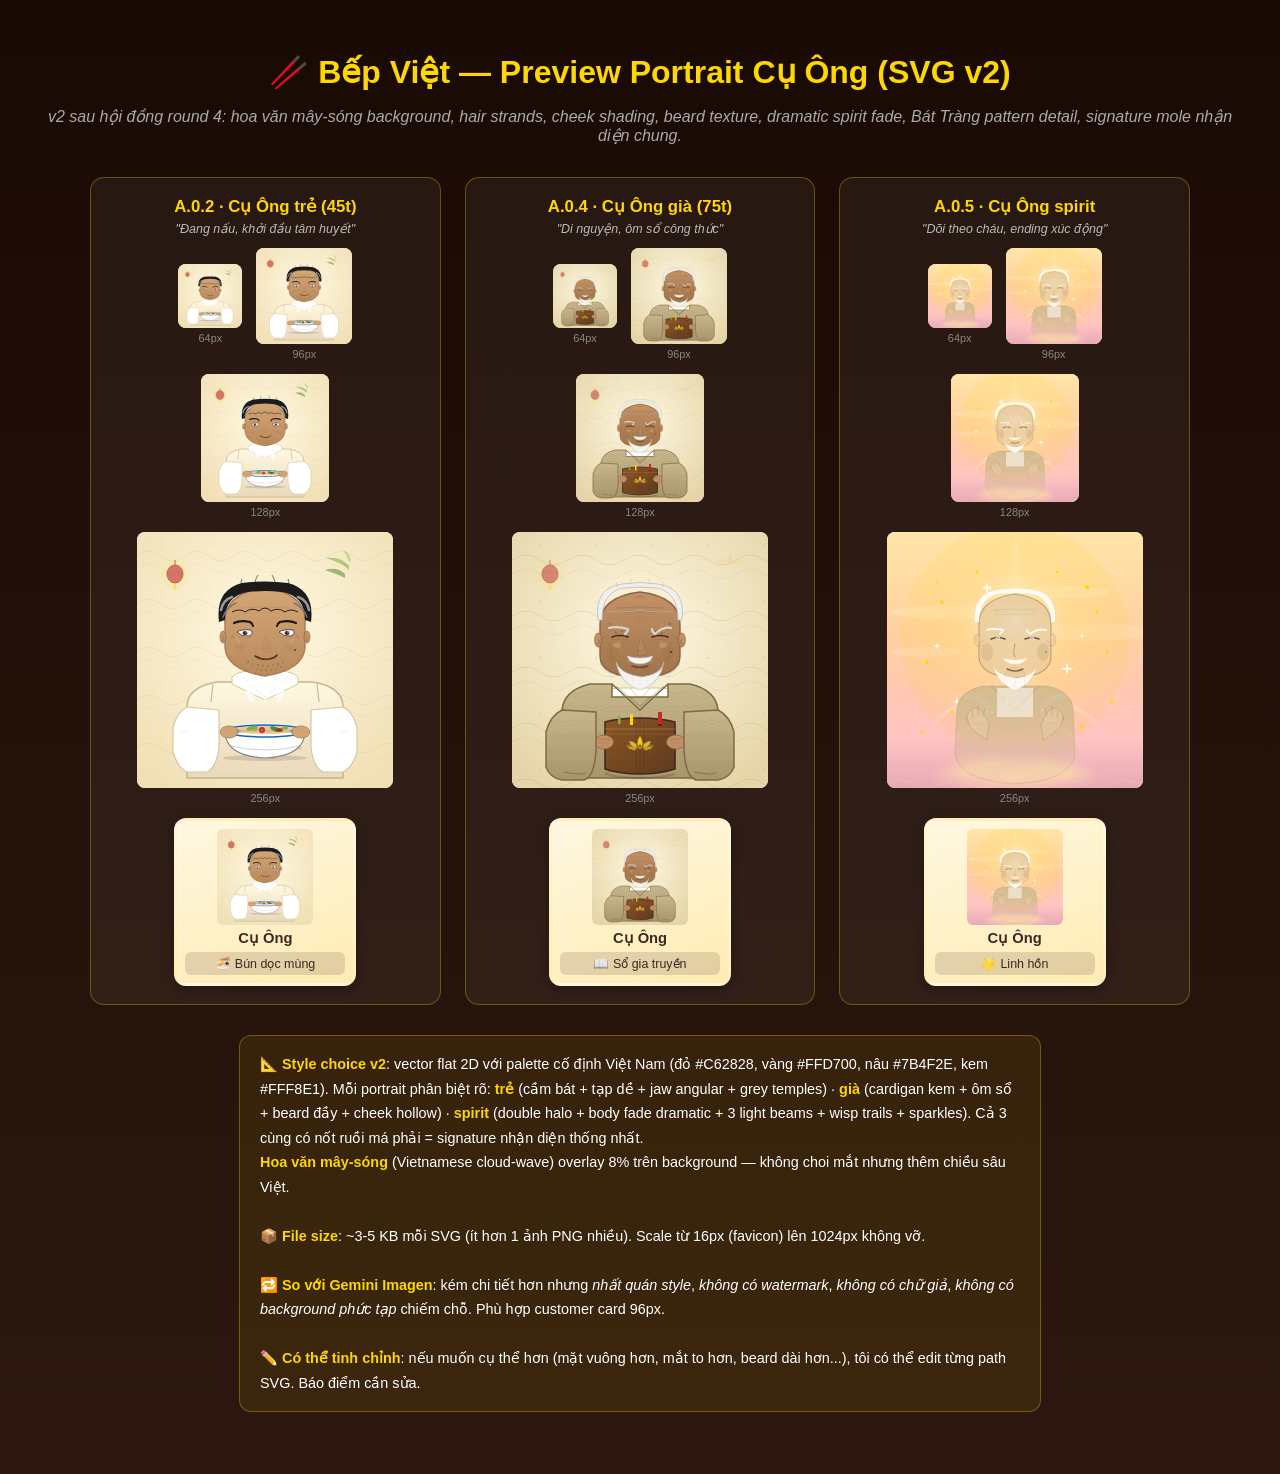
<file: assets/portraits/preview.html>
<!DOCTYPE html>
<html lang="vi">
<head>
<meta charset="UTF-8">
<title>Bếp Việt — Cụ Ông Portrait Preview</title>
<style>
  body{
    font-family:'Be Vietnam Pro','Segoe UI',sans-serif;
    background:linear-gradient(180deg,#1a0a04,#2c1810);
    color:#fff;min-height:100vh;margin:0;padding:32px;
  }
  h1{color:#FFD700;text-align:center;margin-bottom:8px;}
  .sub{text-align:center;color:#aaa;font-style:italic;margin-bottom:32px;}
  .row{
    display:grid;grid-template-columns:repeat(3,1fr);gap:24px;max-width:1100px;margin:0 auto 28px;
  }
  .card{
    background:rgba(255,255,255,.05);border:1px solid rgba(255,215,0,.3);
    border-radius:14px;padding:18px;text-align:center;
  }
  .card-name{color:#FFD700;font-weight:800;font-size:1.05em;margin-bottom:4px;}
  .card-desc{color:#bbb;font-size:.78em;margin-bottom:12px;font-style:italic;}
  .scales{display:flex;align-items:center;justify-content:center;gap:14px;flex-wrap:wrap;}
  .scale-block{display:flex;flex-direction:column;align-items:center;gap:4px;}
  .scale-label{font-size:.68em;color:#888;}
  .scale-block img{display:block;border-radius:8px;background:#FFF8E1;}
  .ingame-card{
    margin-top:14px;background:linear-gradient(160deg,#FFF8E1,#FFECB3);
    border-radius:12px;padding:8px;color:#3E2723;width:160px;margin-left:auto;margin-right:auto;
    border:3px solid transparent;box-shadow:0 3px 12px rgba(0,0,0,.3);
  }
  .ingame-card img{width:96px;height:96px;display:block;margin:0 auto 4px;border-radius:6px;}
  .ingame-card .ig-name{font-weight:800;font-size:.92em;}
  .ingame-card .ig-order{font-size:.78em;background:rgba(62,39,35,.15);padding:4px 6px;border-radius:6px;margin-top:6px;}
  .note{
    max-width:760px;margin:30px auto;background:rgba(255,215,0,.08);
    border:1px solid rgba(255,215,0,.3);border-radius:12px;padding:16px 20px;
    font-size:.9em;line-height:1.7;
  }
  .note b{color:#FFD700;}
</style>
</head>
<body>
<h1>🥢 Bếp Việt — Preview Portrait Cụ Ông (SVG v2)</h1>
<p class="sub">v2 sau hội đồng round 4: hoa văn mây-sóng background, hair strands, cheek shading, beard texture, dramatic spirit fade, Bát Tràng pattern detail, signature mole nhận diện chung.</p>

<div class="row">
  <div class="card">
    <div class="card-name">A.0.2 · Cụ Ông trẻ (45t)</div>
    <div class="card-desc">"Đang nấu, khởi đầu tâm huyết"</div>
    <div class="scales">
      <div class="scale-block"><img src="cu-ong-young.svg" width="64" height="64"><span class="scale-label">64px</span></div>
      <div class="scale-block"><img src="cu-ong-young.svg" width="96" height="96"><span class="scale-label">96px</span></div>
      <div class="scale-block"><img src="cu-ong-young.svg" width="128" height="128"><span class="scale-label">128px</span></div>
      <div class="scale-block"><img src="cu-ong-young.svg" width="256" height="256"><span class="scale-label">256px</span></div>
    </div>
    <div class="ingame-card">
      <img src="cu-ong-young.svg">
      <div class="ig-name">Cụ Ông</div>
      <div class="ig-order">🍜 Bún dọc mùng</div>
    </div>
  </div>

  <div class="card">
    <div class="card-name">A.0.4 · Cụ Ông già (75t)</div>
    <div class="card-desc">"Di nguyện, ôm sổ công thức"</div>
    <div class="scales">
      <div class="scale-block"><img src="cu-ong-old.svg" width="64" height="64"><span class="scale-label">64px</span></div>
      <div class="scale-block"><img src="cu-ong-old.svg" width="96" height="96"><span class="scale-label">96px</span></div>
      <div class="scale-block"><img src="cu-ong-old.svg" width="128" height="128"><span class="scale-label">128px</span></div>
      <div class="scale-block"><img src="cu-ong-old.svg" width="256" height="256"><span class="scale-label">256px</span></div>
    </div>
    <div class="ingame-card">
      <img src="cu-ong-old.svg">
      <div class="ig-name">Cụ Ông</div>
      <div class="ig-order">📖 Sổ gia truyền</div>
    </div>
  </div>

  <div class="card">
    <div class="card-name">A.0.5 · Cụ Ông spirit</div>
    <div class="card-desc">"Dõi theo cháu, ending xúc động"</div>
    <div class="scales">
      <div class="scale-block"><img src="cu-ong-spirit.svg" width="64" height="64"><span class="scale-label">64px</span></div>
      <div class="scale-block"><img src="cu-ong-spirit.svg" width="96" height="96"><span class="scale-label">96px</span></div>
      <div class="scale-block"><img src="cu-ong-spirit.svg" width="128" height="128"><span class="scale-label">128px</span></div>
      <div class="scale-block"><img src="cu-ong-spirit.svg" width="256" height="256"><span class="scale-label">256px</span></div>
    </div>
    <div class="ingame-card">
      <img src="cu-ong-spirit.svg">
      <div class="ig-name">Cụ Ông</div>
      <div class="ig-order">🌟 Linh hồn</div>
    </div>
  </div>
</div>

<div class="note">
  <b>📐 Style choice v2</b>: vector flat 2D với palette cố định Việt Nam (đỏ #C62828, vàng #FFD700, nâu #7B4F2E, kem #FFF8E1).
  Mỗi portrait phân biệt rõ: <b>trẻ</b> (cầm bát + tạp dề + jaw angular + grey temples) · <b>già</b> (cardigan kem + ôm sổ + beard đầy + cheek hollow) · <b>spirit</b> (double halo + body fade dramatic + 3 light beams + wisp trails + sparkles).
  Cả 3 cùng có nốt ruồi má phải = signature nhận diện thống nhất.<br>
  <b>Hoa văn mây-sóng</b> (Vietnamese cloud-wave) overlay 8% trên background — không choi mắt nhưng thêm chiều sâu Việt.
  <br><br>
  <b>📦 File size</b>: ~3-5 KB mỗi SVG (ít hơn 1 ảnh PNG nhiều). Scale từ 16px (favicon) lên 1024px không vỡ.
  <br><br>
  <b>🔁 So với Gemini Imagen</b>: kém chi tiết hơn nhưng <i>nhất quán style</i>, <i>không có watermark</i>, <i>không có chữ giả</i>, <i>không có background phức tạp</i> chiếm chỗ. Phù hợp customer card 96px.
  <br><br>
  <b>✏️ Có thể tinh chỉnh</b>: nếu muốn cụ thể hơn (mặt vuông hơn, mắt to hơn, beard dài hơn...), tôi có thể edit từng path SVG. Báo điểm cần sửa.
</div>

</body>
</html>
</file>
<file: css/styles.css>
*{margin:0;padding:0;box-sizing:border-box;}

:root{
  --red:#C62828;--red-dark:#8E0E00;--red-mid:#D32F2F;
  --gold:#FFD700;--gold-soft:#FFE082;--gold-pale:#FFF8E1;
  --green:#2E7D32;--green-light:#66BB6A;--green-pale:#E8F5E9;
  --bg-dark:#1a0a04;--bg-mid:#2c1810;--bg-light:#4a2818;
  --wood:#7B4F2E;--wood-light:#A0673A;
  --text:#fff;--text-soft:rgba(255,255,255,.85);--text-mute:rgba(255,255,255,.5);
  --border-gold:rgba(255,215,0,.35);
  --shadow:0 4px 20px rgba(0,0,0,.5);
}

body{
  font-family:'Be Vietnam Pro','Segoe UI',sans-serif;
  /* Giấy dó (Vietnamese mulberry paper) noise — subtle warm grain
     blended on dark base, gives organic paper feel without obscuring
     content. SVG fractalNoise inline as data URI = no extra file. */
  background:
    url("data:image/svg+xml;utf8,%3Csvg xmlns='http://www.w3.org/2000/svg' width='320' height='320'%3E%3Cfilter id='n'%3E%3CfeTurbulence type='fractalNoise' baseFrequency='0.85' numOctaves='2' seed='5' stitchTiles='stitch'/%3E%3CfeColorMatrix values='0 0 0 0 0.55 0 0 0 0 0.45 0 0 0 0 0.32 0 0 0 0.18 0'/%3E%3C/filter%3E%3Crect width='100%25' height='100%25' filter='url(%23n)'/%3E%3C/svg%3E") repeat,
    var(--bg-dark);
  background-blend-mode:overlay;
  color:var(--text);
  min-height:100vh;
  overflow-x:hidden;
  user-select:none;
  -webkit-user-select:none;
}

/* Confetti for perfect serve / combo / end-level celebration */
.confetti{
  position:fixed;width:8px;height:12px;border-radius:1px;
  pointer-events:none;z-index:1500;
  animation:confettiFall 1.6s cubic-bezier(.2,.6,.4,1) forwards;
}
@keyframes confettiFall{
  0%{transform:translate(0,0) rotate(0deg) scale(1);opacity:1;}
  100%{transform:translate(var(--tx,0),var(--ty,120vh)) rotate(var(--rot,720deg)) scale(.7);opacity:0;}
}

button{font-family:inherit;cursor:pointer;}

/* ===== BUTTONS ===== */
.btn{
  display:block;width:100%;
  padding:14px 24px;font-size:1.05em;font-weight:700;
  background:linear-gradient(135deg,var(--red) 0%,var(--red-dark) 100%);
  color:#fff;border:2px solid var(--gold);border-radius:12px;
  transition:all .2s;text-align:center;
  box-shadow:0 4px 0 var(--red-dark),0 6px 20px rgba(0,0,0,.4);
}
.btn:hover{transform:translateY(-2px);box-shadow:0 6px 0 var(--red-dark),0 10px 25px rgba(0,0,0,.5);}
.btn:active{transform:translateY(2px);box-shadow:0 2px 0 var(--red-dark);}
.btn-green{background:linear-gradient(135deg,var(--green) 0%,#1B5E20 100%);box-shadow:0 4px 0 #1B5E20,0 6px 20px rgba(0,0,0,.4);}
.btn-green:hover{box-shadow:0 6px 0 #1B5E20,0 10px 25px rgba(0,0,0,.5);}
.btn-blue{background:linear-gradient(135deg,#1565C0 0%,#0D47A1 100%);border-color:#90CAF9;box-shadow:0 4px 0 #0D47A1,0 6px 20px rgba(0,0,0,.4);}
.btn-sm{padding:10px 16px;font-size:.9em;}

/* ===== SCREEN SYSTEM ===== */
.screen{display:none !important;min-height:100vh;}
.screen.active{display:block !important;}
.screen.menu.active{display:flex !important;}
.screen.level-select-screen.active{display:flex !important;}
.screen.upgrade-shop-screen.active{display:flex !important;}
.screen.festival-screen.active{display:flex !important;}
.screen.gallery-screen.active{display:flex !important;}

/* ===== MENU ===== */
.menu{
  flex-direction:column;align-items:center;justify-content:center;
  min-height:100vh;padding:40px 20px;
  background:
    radial-gradient(ellipse at 50% 0%,rgba(255,200,80,.12) 0%,transparent 60%),
    radial-gradient(ellipse at 20% 80%,rgba(198,40,40,.1) 0%,transparent 50%),
    linear-gradient(180deg,#1a0a04 0%,#2c1810 60%,#1a0a04 100%);
  position:relative;overflow:hidden;
}

.menu-deco-top{
  position:absolute;top:0;left:0;right:0;height:8px;
  background:repeating-linear-gradient(90deg,var(--gold) 0,var(--gold) 20px,var(--red) 20px,var(--red) 40px);
  opacity:.6;
}
.menu-deco-bot{position:absolute;bottom:0;left:0;right:0;height:8px;
  background:repeating-linear-gradient(90deg,var(--gold) 0,var(--gold) 20px,var(--red) 20px,var(--red) 40px);opacity:.6;}

.lantern{position:absolute;font-size:70px;opacity:.3;animation:float 4s ease-in-out infinite;}
.lantern:nth-child(1){top:20px;left:30px;}
.lantern:nth-child(2){top:20px;right:30px;animation-delay:1.2s;}
.lantern:nth-child(3){bottom:60px;left:15%;font-size:45px;animation-delay:2s;}
.lantern:nth-child(4){bottom:60px;right:15%;font-size:45px;animation-delay:.8s;}

@keyframes float{0%,100%{transform:translateY(0);}50%{transform:translateY(-12px);}}

.menu-logo{
  font-size:3.2em;font-weight:900;color:var(--gold);
  text-shadow:3px 3px 0 var(--red-dark),6px 6px 15px rgba(0,0,0,.6);
  margin-bottom:6px;text-align:center;animation:float 3.5s ease-in-out infinite;
  position:relative;z-index:1;
}
.menu-sub{font-size:1.4em;color:var(--gold-soft);font-weight:800;margin-bottom:8px;text-align:center;letter-spacing:.05em;position:relative;z-index:1;}
.menu-divider{width:180px;height:2px;background:linear-gradient(90deg,transparent,var(--gold),transparent);margin:12px auto 16px;opacity:.6;}
.menu-tagline{
  font-size:.95em;color:var(--text-mute);margin-bottom:36px;
  text-align:center;max-width:520px;line-height:1.7;
  font-style:italic;position:relative;z-index:1;
}
.menu-buttons{display:flex;flex-direction:column;gap:12px;width:300px;max-width:88%;position:relative;z-index:1;}
.menu-credit{
  margin-top:32px;font-size:.8em;color:var(--text-mute);
  text-align:center;line-height:1.8;position:relative;z-index:1;
}
.menu-version{
  display:inline-block;background:rgba(255,215,0,.12);border:1px solid var(--border-gold);
  padding:3px 10px;border-radius:20px;font-size:.75em;color:var(--gold-soft);
  margin-bottom:8px;
}

/* ===== CUTSCENE ===== */
.cutscene{
  display:none;position:fixed;inset:0;
  background:#000;z-index:100;
  flex-direction:column;justify-content:flex-end;align-items:center;
  padding:30px 20px 40px;
}
.cutscene.active{display:flex;}
.cutscene-bg{
  position:absolute;inset:0;
  background:radial-gradient(ellipse at 50% 30%,rgba(100,60,20,.8) 0%,#050200 70%);
  z-index:0;
}
.cutscene-image{
  flex:1;display:flex;align-items:center;justify-content:center;
  font-size:160px;filter:drop-shadow(0 0 40px rgba(255,200,100,.5));
  animation:cutsceneIn 1.5s ease-out;position:relative;z-index:1;
}
@keyframes cutsceneIn{from{opacity:0;transform:scale(.75);}to{opacity:1;transform:scale(1);}}
.dialogue-box{
  width:min(800px,92%);
  background:rgba(5,2,0,.9);
  border:2px solid var(--gold);border-radius:16px;
  padding:22px 28px;
  box-shadow:0 0 60px rgba(255,215,0,.2),inset 0 1px 0 rgba(255,215,0,.15);
  position:relative;z-index:1;
}
.dialogue-speaker{color:var(--gold);font-size:1em;font-weight:800;margin-bottom:10px;text-transform:uppercase;letter-spacing:.08em;}
.dialogue-text{color:#fff;font-size:1.05em;line-height:1.8;min-height:72px;font-style:italic;}
.dialogue-continue{margin-top:16px;text-align:right;color:var(--gold);font-size:.85em;animation:blink 1.2s infinite;opacity:.8;}
@keyframes blink{50%{opacity:.2;}}
.dialogue-skip{
  position:absolute;top:16px;right:16px;
  background:rgba(0,0,0,.7);border:1px solid rgba(255,255,255,.25);
  color:rgba(255,255,255,.6);padding:6px 14px;border-radius:8px;font-size:.85em;font-family:inherit;
  transition:all .2s;z-index:2;
}
.dialogue-skip:hover{color:#fff;border-color:rgba(255,255,255,.5);}
.dialogue-dots{display:flex;gap:6px;justify-content:center;margin:16px 0 0;position:relative;z-index:1;}
.dialogue-dot{width:8px;height:8px;border-radius:50%;background:rgba(255,215,0,.25);transition:all .3s;}
.dialogue-dot.active{background:var(--gold);box-shadow:0 0 8px var(--gold);}

/* ===== TUTORIAL ===== */
.tutorial-overlay{
  display:none;position:fixed;inset:0;
  background:rgba(0,0,0,.85);backdrop-filter:blur(6px);
  z-index:200;justify-content:center;align-items:center;padding:20px;
}
.tutorial-overlay.active{display:flex;}
.tutorial-card{
  background:linear-gradient(160deg,var(--bg-mid) 0%,var(--bg-light) 100%);
  border:2px solid var(--gold);border-radius:18px;
  padding:32px 28px;max-width:480px;width:100%;
  text-align:center;
  box-shadow:0 0 60px rgba(255,215,0,.25),var(--shadow);
}
.tutorial-icon{font-size:54px;margin-bottom:8px;line-height:1;}
.tutorial-progress{
  display:flex;gap:3px;justify-content:center;margin-bottom:10px;flex-wrap:wrap;max-width:100%;
}
.tutorial-pip{width:18px;height:4px;border-radius:2px;background:rgba(255,215,0,.2);transition:all .3s;}
.tutorial-pip.done{background:var(--gold);}
.tutorial-pip.current{background:var(--gold);box-shadow:0 0 6px var(--gold);width:24px;}
.tutorial-section{
  font-size:.7em;color:var(--gold-soft);text-transform:uppercase;
  letter-spacing:.1em;margin-bottom:6px;font-weight:700;opacity:.8;
}
.tutorial-title{color:var(--gold);font-size:1.25em;font-weight:800;margin-bottom:10px;line-height:1.3;}
.tutorial-text{
  color:var(--text-soft);line-height:1.75;margin-bottom:18px;font-size:.92em;
  white-space:pre-line;text-align:left;max-height:46vh;overflow-y:auto;
  padding:0 4px;
}
.tutorial-text::-webkit-scrollbar{width:4px;}
.tutorial-text::-webkit-scrollbar-thumb{background:rgba(255,215,0,.3);border-radius:2px;}
.tutorial-counter{font-size:.72em;color:var(--text-mute);margin-bottom:10px;}
.tutorial-btns{display:flex;gap:8px;flex-wrap:wrap;}
.tutorial-btns .btn{flex:1;min-width:90px;padding:10px 12px;font-size:.92em;}
.tutorial-skip-all{
  margin-top:8px;background:transparent;border:1px solid rgba(255,255,255,.15);
  color:var(--text-mute);padding:6px 12px;border-radius:8px;
  font-family:inherit;font-size:.78em;cursor:pointer;transition:all .2s;
}
.tutorial-skip-all:hover{color:#fff;border-color:rgba(255,255,255,.35);}

/* ===== GAME SCREEN ===== */
.game{
  background:linear-gradient(180deg,#231008 0%,#3e2219 50%,#2a160a 100%);
  min-height:100vh;padding:10px;
}
.screen.game.active{display:block !important;}

/* Chapter / Day bar */
.chapter-bar{
  display:flex;align-items:center;justify-content:space-between;
  background:rgba(0,0,0,.5);border:1px solid var(--border-gold);
  border-radius:8px;padding:6px 14px;margin-bottom:8px;
  font-size:.82em;color:var(--gold-soft);
}
.chapter-bar-name{font-weight:700;color:var(--gold);}
.chapter-bar-day{display:flex;align-items:center;gap:8px;}
.day-pips{display:flex;gap:4px;}
.day-pip{width:12px;height:12px;border-radius:50%;background:rgba(255,215,0,.2);border:1px solid rgba(255,215,0,.3);}
.day-pip.done{background:var(--gold);}
.day-pip.current{background:var(--gold);box-shadow:0 0 6px var(--gold);}

/* Header */
.game-header{
  display:flex;align-items:center;justify-content:space-between;
  background:rgba(0,0,0,.7);padding:10px 16px;
  border-radius:10px;margin-bottom:10px;
  border:1px solid var(--border-gold);gap:10px;flex-wrap:wrap;
}
.stat{display:flex;align-items:center;gap:5px;}
.stat-icon{font-size:1.15em;}
.stat-label{font-size:.7em;color:var(--text-mute);font-weight:600;text-transform:uppercase;letter-spacing:.05em;}
.stat-value{font-weight:800;color:var(--gold);font-size:1.15em;line-height:1;}
.stat-block{display:flex;flex-direction:column;align-items:flex-start;gap:1px;}
.timer-wrap{flex:1;min-width:120px;max-width:280px;margin:0 8px;}
.timer-bar-bg{background:rgba(255,255,255,.12);border-radius:8px;height:10px;overflow:hidden;margin-bottom:2px;}
.timer-bar{height:100%;background:linear-gradient(90deg,#4CAF50 0%,#FFC107 55%,#f44336 100%);width:100%;transition:width .8s linear;border-radius:8px;}
.timer-text{font-size:.7em;color:var(--text-mute);text-align:center;}
.pause-btn{
  background:rgba(255,255,255,.08);border:1px solid rgba(255,255,255,.2);
  color:rgba(255,255,255,.7);padding:6px 12px;border-radius:8px;font-family:inherit;font-size:.82em;
  transition:all .2s;
}
.pause-btn:hover{background:rgba(255,255,255,.15);color:#fff;}
.streak-badge{
  display:none;align-items:center;gap:4px;
  background:linear-gradient(135deg,#FF6F00,#FFA000);
  border:1px solid #FFD54F;border-radius:20px;
  padding:3px 10px;font-size:.78em;font-weight:700;color:#fff;
  animation:pulseBadge 1.5s infinite;
}
.streak-badge.visible{display:flex;}
@keyframes pulseBadge{0%,100%{box-shadow:0 0 0 0 rgba(255,160,0,.4);}50%{box-shadow:0 0 0 6px rgba(255,160,0,0);}}

/* Rush feedback — when any customer patience drops below 30% */
.game-header.rush{
  animation:rushFlash .6s infinite alternate;
  border-color:#f44336!important;
}
@keyframes rushFlash{
  from{background:rgba(0,0,0,.7);box-shadow:0 0 0 rgba(244,67,54,0);}
  to{background:rgba(244,67,54,.22);box-shadow:0 0 18px rgba(244,67,54,.5);}
}

/* Boss spawn — body-level visual */
body.boss-active .game-header{
  box-shadow:0 0 30px rgba(233,30,99,.45);
  border-color:#E91E63!important;
}
body.boss-active .chapter-bar{
  border-color:#F06292;
  background:rgba(233,30,99,.18);
}
.customer-card[data-boss="1"]{
  border:3px solid #E91E63!important;
  animation:bossPulse 1.4s infinite;
}
.customer-card[data-boss="1"]::before{
  content:'⚠️ BOSS';position:absolute;top:-10px;left:50%;
  transform:translateX(-50%);
  background:#E91E63;color:#fff;font-size:.65em;font-weight:800;
  padding:2px 10px;border-radius:10px;letter-spacing:.05em;
  box-shadow:0 2px 8px rgba(233,30,99,.5);z-index:6;white-space:nowrap;
}
@keyframes bossPulse{
  0%,100%{box-shadow:0 0 0 0 rgba(233,30,99,.5);}
  50%{box-shadow:0 0 0 12px rgba(233,30,99,0);}
}

/* Game Area */
.game-area{
  display:grid;grid-template-columns:1fr 300px;gap:12px;
  max-width:1400px;margin:0 auto;
}
@media(max-width:900px){.game-area{grid-template-columns:1fr;}}

.section{
  background:rgba(0,0,0,.45);border-radius:12px;padding:12px;
  border:1px solid var(--border-gold);
}
.section-title{
  color:var(--gold);font-size:.95em;font-weight:700;
  margin-bottom:10px;display:flex;align-items:center;gap:6px;
  text-transform:uppercase;letter-spacing:.05em;
}

/* ===== CUSTOMERS ===== */
.customers-list{display:flex;gap:10px;flex-wrap:wrap;min-height:180px;align-items:flex-start;}
.customers-empty{
  width:100%;text-align:center;color:var(--text-mute);
  padding:36px 20px;font-style:italic;font-size:.9em;
}

.customer-card{
  background:linear-gradient(160deg,#FFF8E1 0%,#FFECB3 100%);
  border-radius:14px;padding:10px;width:168px;
  border:3px solid transparent;transition:all .25s;
  cursor:pointer;position:relative;color:#3E2723;
  box-shadow:0 3px 12px rgba(0,0,0,.3);
}
.customer-card:hover:not(.served):not(.angry){transform:translateY(-3px) scale(1.02);border-color:rgba(255,255,255,.6);box-shadow:0 8px 20px rgba(0,0,0,.4);}
.customer-card.selected{border-color:var(--gold)!important;box-shadow:0 0 0 3px rgba(255,215,0,.4),0 8px 20px rgba(0,0,0,.5);transform:translateY(-4px);}
.customer-card.served{background:linear-gradient(160deg,#E8F5E9 0%,#C8E6C9 100%);pointer-events:none;animation:servedAnim .5s ease-out;}
.customer-card.angry{background:linear-gradient(160deg,#FFEBEE 0%,#FFCDD2 100%);pointer-events:none;animation:shakeAnim .35s 3;}
@keyframes servedAnim{0%{transform:scale(1);}40%{transform:scale(1.12);}100%{transform:scale(1);}}
@keyframes shakeAnim{0%,100%{transform:translateX(0);}30%{transform:translateX(-6px);}70%{transform:translateX(6px);}}

.customer-badge{
  position:absolute;top:-8px;right:-8px;
  background:var(--gold);color:var(--red-dark);
  border-radius:50%;width:26px;height:26px;
  display:flex;align-items:center;justify-content:center;
  font-size:13px;font-weight:900;border:2px solid var(--red-dark);
  animation:pulse 2s infinite;
}
@keyframes pulse{0%,100%{transform:scale(1);}50%{transform:scale(1.15);}}
.customer-emoji{font-size:44px;text-align:center;margin-bottom:5px;line-height:1;}
.customer-avatar{
  min-height:72px;display:flex;align-items:center;justify-content:center;
}
.customer-portrait{
  width:68px;height:68px;aspect-ratio:1;object-fit:cover;display:block;
  border-radius:50%;background:#FFF8E1;border:2px solid rgba(198,40,40,.35);
  box-shadow:0 2px 8px rgba(0,0,0,.22);
}
.customer-card.selected .customer-portrait{border-color:var(--gold);box-shadow:0 0 0 3px rgba(255,215,0,.25),0 2px 8px rgba(0,0,0,.24);}
.portrait-fallback{display:none;}
.customer-name{font-weight:800;text-align:center;font-size:.92em;margin-bottom:4px;}
.customer-name.regular{color:var(--red-dark);}
.customer-order-label{
  background:rgba(62,39,35,.15);padding:5px 7px;
  border-radius:7px;font-size:.8em;text-align:center;
  margin-bottom:7px;font-weight:600;
}
/* Circular patience ring */
.patience-ring-wrap{display:flex;align-items:center;justify-content:center;margin-bottom:5px;position:relative;}
.patience-ring{width:44px;height:44px;border-radius:50%;position:relative;
  background:conic-gradient(var(--ring-color,#4CAF50) var(--ring-pct,100%),rgba(0,0,0,.15) 0);
  transition:background .8s linear;
}
.patience-ring::after{
  content:attr(data-sec);position:absolute;inset:5px;
  border-radius:50%;background:rgba(255,248,225,.9);
  display:flex;align-items:center;justify-content:center;
  font-size:.7em;font-weight:800;color:#4E342E;
}
.customer-trait{
  font-size:.7em;font-style:italic;color:#795548;
  text-align:center;background:rgba(255,255,255,.4);
  padding:2px 6px;border-radius:4px;
}
/* Speech bubble for arrival quote */
.customer-bubble{
  position:absolute;top:-44px;left:50%;transform:translateX(-50%);
  background:#fff;color:#3E2723;padding:6px 12px;border-radius:14px;
  font-size:.74em;font-weight:600;line-height:1.35;
  animation:bubbleFade 4s forwards;
  box-shadow:0 2px 10px rgba(0,0,0,.4);
  width:max-content;max-width:240px;
  white-space:normal;word-break:break-word;
  display:-webkit-box;-webkit-line-clamp:2;line-clamp:2;-webkit-box-orient:vertical;
  overflow:hidden;text-overflow:ellipsis;
  z-index:5;pointer-events:none;text-align:center;
}
.customer-bubble::after{
  content:'';position:absolute;bottom:-7px;left:50%;
  transform:translateX(-50%);
  border:7px solid transparent;border-top-color:#fff;
}
@keyframes bubbleFade{
  0%{opacity:0;transform:translateX(-50%) translateY(-8px) scale(.9);}
  8%,80%{opacity:1;transform:translateX(-50%) translateY(0) scale(1);}
  100%{opacity:0;transform:translateX(-50%) translateY(-4px) scale(.95);}
}

/* ===== COOKING AREA ===== */
.cooking-area-grid{display:grid;grid-template-columns:1fr 1fr;gap:12px;margin-bottom:12px;}
@media(max-width:680px){.cooking-area-grid{grid-template-columns:1fr;}}

.pot{
  background:linear-gradient(180deg,#424242 0%,#1c1c1c 100%);
  border-radius:50% 50% 14px 14px;height:170px;
  display:flex;flex-direction:column;align-items:center;justify-content:center;
  position:relative;border:4px solid var(--gold);
  box-shadow:inset 0 -15px 30px rgba(0,0,0,.6),0 4px 20px rgba(0,0,0,.5);
  padding:16px;overflow:hidden;
}
.pot::before{
  content:'';position:absolute;top:0;left:0;right:0;bottom:0;
  background:radial-gradient(ellipse at 50% 20%,rgba(255,180,50,.08) 0%,transparent 70%);
  pointer-events:none;
}
.pot.cooking .pot-steam{display:block;}
.pot.done{background:linear-gradient(180deg,#5D4037 0%,#3E2723 100%);border-color:#FFD54F;}
.pot.done::after{content:'✨';position:absolute;font-size:20px;top:10px;right:12px;animation:sparkle 1.2s infinite alternate;}
@keyframes sparkle{from{opacity:.5;transform:scale(.8);}to{opacity:1;transform:scale(1.2);}}

.pot-steam{display:none;position:absolute;top:0;left:0;right:0;pointer-events:none;}
.steam-particle{
  position:absolute;width:8px;height:8px;border-radius:50%;
  background:rgba(255,255,255,.25);
  animation:steamRise 2s ease-in infinite;
  bottom:100%;
}
.steam-particle:nth-child(1){left:30%;animation-delay:.2s;}
.steam-particle:nth-child(2){left:50%;animation-delay:.7s;width:6px;height:6px;}
.steam-particle:nth-child(3){left:70%;animation-delay:1.2s;}
@keyframes steamRise{0%{opacity:.7;transform:translateY(0) scale(1);}100%{opacity:0;transform:translateY(-40px) scale(2.5);}}

.pot-status{color:var(--gold-soft);font-size:.88em;font-weight:700;text-align:center;margin-bottom:6px;z-index:1;line-height:1.3;}
.pot-progress-wrap{width:88%;background:rgba(0,0,0,.5);height:8px;border-radius:4px;overflow:hidden;z-index:1;}
.pot-progress-bar{height:100%;background:linear-gradient(90deg,var(--gold),#FFA000);width:0%;transition:width .2s;border-radius:4px;}
.pot-ingredients{display:flex;gap:4px;margin-top:7px;flex-wrap:wrap;justify-content:center;max-width:100%;z-index:1;}
.pot-ing-tag{background:rgba(255,255,255,.15);padding:2px 7px;border-radius:10px;font-size:.72em;border:1px solid rgba(255,215,0,.2);}

.grill{
  background:linear-gradient(180deg,#4E342E 0%,#1a0a04 100%);
  border-radius:14px;height:170px;
  display:flex;flex-direction:column;align-items:center;justify-content:center;
  border:4px solid #BF360C;position:relative;padding:14px;overflow:hidden;
}
.grill.grilling .grill-fire{opacity:1;}
.grill-fire{
  position:absolute;bottom:6px;width:100%;
  text-align:center;font-size:22px;opacity:0;
  animation:flame .25s infinite alternate;transition:opacity .4s;
}
@keyframes flame{from{transform:scaleX(1);}to{transform:scaleX(1.05) scaleY(1.06);}}
.grill-status{color:#FFE082;font-size:.88em;font-weight:700;text-align:center;margin-bottom:7px;z-index:1;}
.grill-progress-wrap{width:88%;position:relative;z-index:1;margin-bottom:6px;}
.grill-bar-bg{background:rgba(0,0,0,.5);height:12px;border-radius:6px;overflow:visible;position:relative;}
.grill-progress-bar{height:100%;width:0%;background:linear-gradient(90deg,#ff5722,#ff9800,#ffc107);transition:width .08s linear;border-radius:6px;}
.grill-perfect-zone{position:absolute;top:0;height:100%;background:rgba(76,175,80,.35);border-left:2px solid #4CAF50;border-right:2px solid #4CAF50;z-index:1;border-radius:4px;}
.grill-hint{color:#BCAAA4;font-size:.75em;text-align:center;z-index:1;line-height:1.4;}

/* ===== INGREDIENTS ===== */
.ingredients-grid{display:grid;grid-template-columns:repeat(auto-fill,minmax(80px,1fr));gap:7px;}
.ingredient{
  background:linear-gradient(160deg,#fff 0%,#F5F5F5 100%);
  border:2px solid rgba(255,215,0,.5);border-radius:10px;
  padding:7px 5px;text-align:center;cursor:pointer;
  transition:all .15s;color:#3E2723;position:relative;
  box-shadow:0 2px 8px rgba(0,0,0,.2);
}
.ingredient:hover{transform:scale(1.06);border-color:#fff;background:linear-gradient(160deg,var(--gold-soft) 0%,#FFC107 100%);box-shadow:0 4px 12px rgba(255,215,0,.35);}
.ingredient:active{transform:scale(.94);}
.ingredient.special{border-color:var(--red);background:linear-gradient(160deg,#FFFDE7 0%,#FFF176 100%);}
.ingredient.special::after{content:'⭐';position:absolute;top:-5px;right:-5px;font-size:13px;}
.ingredient.in-pot{opacity:.45;pointer-events:none;}
.ingredient-emoji{font-size:28px;display:block;margin-bottom:3px;line-height:1;}
.ingredient-name{font-size:.68em;font-weight:600;line-height:1.2;}

/* ===== ACTION BUTTONS ===== */
.action-buttons{display:flex;gap:7px;margin-bottom:10px;flex-wrap:wrap;}
.action-btn{
  flex:1;min-width:88px;padding:10px 8px;
  background:linear-gradient(135deg,var(--red) 0%,var(--red-dark) 100%);
  color:#fff;border:2px solid var(--gold);border-radius:8px;
  font-weight:700;font-size:.88em;transition:all .2s;font-family:inherit;
}
.action-btn:hover:not(:disabled){transform:translateY(-2px);filter:brightness(1.1);}
.action-btn:disabled{opacity:.35;cursor:not-allowed;filter:grayscale(.5);}
.action-btn.green{background:linear-gradient(135deg,var(--green) 0%,#1B5E20 100%);}
.action-btn.orange{background:linear-gradient(135deg,#E65100 0%,#BF360C 100%);border-color:#FF8A65;}
.action-btn.serve-ready{
  background:linear-gradient(135deg,var(--green) 0%,#1B5E20 100%);
  animation:serveGlow .9s infinite alternate;
}
@keyframes serveGlow{from{box-shadow:0 0 0 0 rgba(76,175,80,.4);}to{box-shadow:0 0 12px 4px rgba(76,175,80,.6);}}
.clear-btn{flex:0 0 42px;background:rgba(255,255,255,.08);border-color:rgba(255,255,255,.2);font-size:1.1em;}

/* ===== RIGHT PANEL ===== */
.recipe-list{display:flex;flex-direction:column;gap:8px;max-height:300px;overflow-y:auto;padding-right:2px;}
.recipe-list::-webkit-scrollbar{width:4px;}
.recipe-list::-webkit-scrollbar-track{background:rgba(255,255,255,.05);border-radius:2px;}
.recipe-list::-webkit-scrollbar-thumb{background:rgba(255,215,0,.3);border-radius:2px;}
.drink-row{display:flex;align-items:center;justify-content:space-between;padding:5px 0;border-bottom:1px solid rgba(255,255,255,.06);font-size:.82em;cursor:pointer;transition:background .15s;border-radius:4px;padding-left:6px;padding-right:6px;}
.drink-row:hover{background:rgba(255,215,0,.08);}
.drink-row.drink-active{background:rgba(76,175,80,.15);}
.drink-row:last-of-type{border-bottom:none;}
.drink-auto-note{font-size:.72em;color:var(--text-mute);font-style:italic;margin-top:6px;}
.drink-row-recipe{font-size:.7em;color:var(--text-mute);margin-top:2px;}

/* DRINK STATION */
.drink-station{
  background:linear-gradient(180deg,#5C6BC0 0%,#283593 100%);
  border-radius:14px;height:160px;
  display:flex;flex-direction:column;align-items:center;justify-content:center;
  border:3px solid #80DEEA;position:relative;padding:12px;margin-bottom:10px;
  box-shadow:inset 0 -10px 20px rgba(0,0,0,.4),0 4px 12px rgba(0,0,0,.4);
}
.drink-station.preparing{border-color:#FFEE58;}
.drink-station.done{border-color:#69F0AE;background:linear-gradient(180deg,#26A69A 0%,#00695C 100%);}
.drink-status{color:#E0F7FA;font-size:.86em;font-weight:700;text-align:center;margin-bottom:6px;line-height:1.3;}
.drink-progress-wrap{width:88%;background:rgba(0,0,0,.4);height:7px;border-radius:4px;overflow:hidden;margin-bottom:6px;}
.drink-progress-bar{height:100%;background:linear-gradient(90deg,#FFEB3B,#69F0AE);width:0%;transition:width .15s;border-radius:4px;}
.drink-cup-tags{display:flex;gap:4px;flex-wrap:wrap;justify-content:center;max-width:100%;}
.drink-cup-tag{background:rgba(255,255,255,.18);padding:2px 7px;border-radius:10px;font-size:.78em;border:1px solid rgba(255,255,255,.25);}

.drink-ings-grid{display:grid;grid-template-columns:repeat(auto-fill,minmax(56px,1fr));gap:5px;margin-top:6px;}
.drink-ing{
  background:linear-gradient(160deg,#E1F5FE 0%,#B3E5FC 100%);
  border:2px solid rgba(33,150,243,.5);border-radius:8px;
  padding:5px 3px;text-align:center;cursor:pointer;
  transition:all .15s;color:#01579B;
}
.drink-ing:hover{transform:scale(1.08);background:linear-gradient(160deg,#B3E5FC 0%,#4FC3F7 100%);border-color:#0288D1;}
.drink-ing:active{transform:scale(.92);}
.drink-ing.in-cup{opacity:.4;pointer-events:none;}
.drink-ing-emoji{font-size:22px;display:block;line-height:1;}
.drink-ing-name{font-size:.62em;font-weight:600;line-height:1.1;margin-top:2px;}
.drink-action-row{display:flex;gap:5px;margin-top:6px;}
.drink-action-row .action-btn{padding:7px 5px;font-size:.78em;min-width:0;}

/* GALLERY */
.gallery-screen{flex-direction:column;background:linear-gradient(180deg,#1a0a04 0%,#2c1810 100%);overflow-y:auto;}
.gal-header{padding:20px 24px 10px;}
.gal-title{font-size:1.4em;font-weight:900;color:var(--gold);margin-bottom:4px;}
.gal-subtitle{font-size:.82em;color:var(--text-mute);}
.gal-tabs{display:flex;gap:6px;padding:6px 24px 12px;flex-wrap:wrap;}
.gal-tab{padding:7px 14px;border-radius:18px;font-size:.78em;font-weight:700;border:2px solid rgba(255,255,255,.15);cursor:pointer;background:rgba(255,255,255,.05);color:var(--text-soft);transition:all .2s;font-family:inherit;}
.gal-tab.active{background:var(--red);border-color:var(--gold);color:#fff;}
.gal-content{padding:0 24px 16px;}
.gal-grid{display:grid;grid-template-columns:repeat(auto-fill,minmax(180px,1fr));gap:10px;}
.gal-card{background:rgba(255,255,255,.05);border:1px solid var(--border-gold);border-radius:12px;padding:12px;text-align:center;}
.gal-card.locked{opacity:.4;filter:grayscale(.7);}
.gal-card-emoji{font-size:36px;margin-bottom:6px;line-height:1;}
.gal-card-visual{display:flex;align-items:center;justify-content:center;min-height:94px;margin-bottom:6px;}
.gal-card-portrait{
  width:88px;height:88px;aspect-ratio:1;object-fit:cover;display:block;
  border-radius:50%;background:#FFF8E1;border:2px solid var(--border-gold);
  box-shadow:0 2px 10px rgba(0,0,0,.25);
}
.gal-card-name{font-weight:700;font-size:.88em;color:var(--gold);margin-bottom:4px;}
.gal-card-desc{font-size:.72em;color:var(--text-soft);line-height:1.4;}
.gal-card-meta{font-size:.7em;color:var(--text-mute);margin-top:6px;font-style:italic;}
.gal-stat-row{display:flex;justify-content:space-between;padding:8px 0;border-bottom:1px solid rgba(255,255,255,.07);font-size:.92em;}
.gal-stat-row span:last-child{color:var(--gold);font-weight:700;}

/* FESTIVAL */
.festival-screen{flex-direction:column;background:linear-gradient(180deg,#311B92 0%,#4527A0 60%,#1A237E 100%);overflow-y:auto;}
.fest-header{padding:24px 24px 10px;text-align:center;}
.fest-title{font-size:1.7em;font-weight:900;color:#FFE082;text-shadow:2px 2px 0 #4527A0;margin-bottom:6px;}
.fest-sub{font-size:.88em;color:rgba(255,255,255,.75);margin-bottom:14px;font-style:italic;}
.fest-best{display:inline-flex;align-items:center;gap:8px;background:rgba(255,215,0,.12);border:1px solid var(--border-gold);padding:6px 14px;border-radius:20px;font-weight:700;color:var(--gold);}
.fest-rules{margin:18px 24px;background:rgba(0,0,0,.3);border:1px solid var(--border-gold);border-radius:12px;padding:14px 18px;font-size:.86em;line-height:1.7;}
.fest-rules ul{padding-left:20px;margin-top:6px;color:var(--text-soft);}
.fest-rules li{margin-bottom:3px;}
.fest-buttons{padding:0 24px 24px;display:flex;flex-direction:column;gap:10px;}
.fest-banner{font-size:60px;margin-bottom:10px;animation:float 3s ease-in-out infinite;}
.recipe-item{
  background:rgba(255,255,255,.05);padding:9px 11px;
  border-radius:9px;border-left:4px solid rgba(255,215,0,.4);
  transition:all .25s;
}
.recipe-item.signature{border-left-color:var(--red);background:rgba(255,215,0,.06);}
.recipe-item.active{border-left-color:#4CAF50;background:rgba(76,175,80,.1);box-shadow:0 0 10px rgba(76,175,80,.2);}
.recipe-tag{
  display:inline-flex;align-items:center;gap:3px;
  font-size:.65em;font-weight:700;padding:2px 7px;border-radius:10px;
  margin-bottom:5px;
}
.recipe-tag.sig{background:rgba(198,40,40,.8);color:var(--gold);}
.recipe-name{font-weight:700;color:var(--gold);margin-bottom:4px;font-size:.95em;}
.recipe-ings{font-size:.75em;color:var(--text-soft);line-height:1.6;}
.recipe-stats{display:flex;gap:10px;margin-top:4px;font-size:.72em;}
.recipe-stat{color:var(--text-mute);}

.npc-card{
  display:flex;align-items:center;gap:9px;padding:8px 9px;
  background:rgba(255,215,0,.04);border-radius:9px;
  border:1px solid rgba(255,215,0,.12);margin-bottom:7px;
}
.npc-emoji{font-size:26px;display:flex;align-items:center;justify-content:center;width:52px;height:52px;flex-shrink:0;}
.npc-portrait{
  width:52px;height:52px;aspect-ratio:1;object-fit:cover;display:block;
  border-radius:50%;background:#FFF8E1;border:2px solid rgba(198,40,40,.35);
  box-shadow:0 2px 6px rgba(0,0,0,.18);
}
.npc-emoji.has-portrait{font-size:0;}
.npc-emoji.has-portrait .portrait-fallback{display:none;}

/* ===== HAND-DRAWN ICON SYSTEM (recipes/drinks/etc) ===== */
.icon-wrap{display:inline-flex;align-items:center;justify-content:center;vertical-align:middle;flex-shrink:0;}
.icon-wrap .icon-img{width:100%;height:100%;object-fit:contain;display:block;filter:drop-shadow(0 1px 1px rgba(0,0,0,.18));}
.icon-wrap .icon-fallback{display:none;font-size:1.1em;line-height:1;}
.icon-wrap.img-fail{font-size:1.1em;}
.icon-wrap.img-fail .icon-fallback{display:inline-block;}
.gal-card-img{width:48px;height:48px;object-fit:contain;display:inline-block;}
.npc-text{flex:1;}
.npc-name{font-weight:700;font-size:.88em;color:var(--gold);}
.npc-detail{font-size:.72em;color:var(--text-mute);line-height:1.4;}

/* ===== NOTIFICATIONS ===== */
.notif-container{
  position:fixed;top:16px;left:50%;transform:translateX(-50%);
  z-index:1000;pointer-events:none;
  display:flex;flex-direction:column;gap:6px;align-items:center;width:min(460px,94vw);
}
.notif{
  background:rgba(5,2,0,.95);border:2px solid var(--gold);
  padding:10px 20px;border-radius:10px;font-size:.88em;font-weight:600;
  animation:notifIn .25s,notifOut .3s 2.7s forwards;
  box-shadow:var(--shadow);text-align:center;
}
.notif.success{border-color:#4CAF50;background:rgba(27,94,32,.95);}
.notif.warning{border-color:#FFC107;background:rgba(230,81,0,.9);}
.notif.error{border-color:#f44336;background:rgba(183,28,28,.95);}
.notif.info{border-color:#42A5F5;background:rgba(13,71,161,.9);}
@keyframes notifIn{from{opacity:0;transform:translateY(-16px);}to{opacity:1;transform:translateY(0);}}
@keyframes notifOut{to{opacity:0;transform:translateY(-16px);}}

.score-popup{
  position:fixed;font-size:1.4em;font-weight:900;
  color:var(--gold);text-shadow:2px 2px 0 var(--red-dark);
  pointer-events:none;z-index:999;animation:scorePop 1.4s ease-out forwards;
}
@keyframes scorePop{0%{opacity:1;transform:translateY(0) scale(1);}100%{opacity:0;transform:translateY(-90px) scale(1.4);}}

/* ===== PAUSE OVERLAY ===== */
.pause-overlay{
  display:none;position:fixed;inset:0;
  background:rgba(0,0,0,.88);backdrop-filter:blur(6px);
  z-index:95;justify-content:center;align-items:center;padding:20px;
}
.pause-overlay.active{display:flex;}
.pause-box{
  background:linear-gradient(160deg,var(--bg-dark) 0%,var(--bg-light) 100%);
  border:2px solid var(--gold);border-radius:18px;
  padding:36px 32px;text-align:center;min-width:280px;max-width:340px;width:100%;
  box-shadow:0 0 60px rgba(255,215,0,.2);
}
.pause-title{color:var(--gold);font-size:1.8em;font-weight:900;margin-bottom:8px;}
.pause-subtitle{color:var(--text-mute);font-size:.85em;margin-bottom:22px;}
.pause-stats{
  background:rgba(255,215,0,.06);border-radius:10px;
  padding:12px;margin-bottom:22px;
  display:grid;grid-template-columns:1fr 1fr;gap:8px;
}
.pause-stat{text-align:center;}
.pause-stat-val{font-size:1.3em;font-weight:800;color:var(--gold);}
.pause-stat-lbl{font-size:.72em;color:var(--text-mute);}
.pause-btns{display:flex;flex-direction:column;gap:10px;}

/* ===== END SCREEN ===== */
.end-screen{
  display:none;position:fixed;inset:0;
  background:rgba(0,0,0,.97);z-index:100;
  flex-direction:column;align-items:center;justify-content:flex-start;
  padding:20px;overflow-y:auto;
}
.end-screen.active{display:flex;}
.end-content{max-width:580px;width:100%;padding-bottom:30px;}
.end-header{text-align:center;padding:20px 0 16px;}
.end-rating{font-size:2em;margin-bottom:8px;line-height:1;}
.end-title{font-size:2em;color:var(--gold);font-weight:900;text-shadow:3px 3px 0 var(--red-dark);}
.end-section{
  background:rgba(255,255,255,.05);border-radius:14px;
  border:1px solid var(--border-gold);
  padding:18px 22px;margin-bottom:14px;
}
.end-section-title{color:var(--gold);font-weight:700;font-size:.85em;text-transform:uppercase;letter-spacing:.08em;margin-bottom:12px;}
.end-row{display:flex;justify-content:space-between;align-items:center;padding:8px 0;border-bottom:1px solid rgba(255,255,255,.07);font-size:.95em;}
.end-row:last-child{border-bottom:none;}
.end-row.total{border-top:2px solid var(--gold);margin-top:6px;padding-top:12px;font-weight:800;color:var(--gold);font-size:1.1em;}
.end-row.cost{color:#EF9A9A;}
.end-row.profit-pos{color:#A5D6A7;font-weight:700;}
.end-row.profit-neg{color:#EF9A9A;font-weight:700;}
.feedback-box{
  background:rgba(255,215,0,.05);border:2px solid rgba(255,215,0,.3);
  border-radius:14px;padding:18px 22px;margin-bottom:14px;
  font-style:italic;text-align:center;line-height:1.8;font-size:.95em;
}
.feedback-speaker{color:var(--gold);font-weight:800;font-style:normal;font-size:.9em;margin-bottom:8px;text-transform:uppercase;letter-spacing:.06em;display:inline-flex;align-items:center;gap:8px;}
.feedback-portrait{width:42px;height:42px;border-radius:50%;border:2px solid var(--gold);background:#FFF8E1;object-fit:cover;}
.end-btns{display:flex;flex-direction:column;gap:10px;}

/* ===== MOBILE ===== */
@media(max-width:768px){
  .menu-logo{font-size:2.4em;}
  .menu-sub{font-size:1.1em;}
  .chapter-bar{font-size:.75em;}
  .game{padding:7px;}
  .game-header{padding:7px 12px;font-size:.85em;}
  .stat-value{font-size:1em;}
  .timer-wrap{width:100%;flex:1 1 100%;order:10;margin:3px 0 0;}
  .customer-card{width:calc(50% - 5px);}
  .customer-emoji{font-size:38px;}
  .customer-avatar{min-height:64px;}
  .customer-portrait{width:60px;height:60px;}
  .patience-ring{width:36px;height:36px;}
  .pot,.grill{height:140px;}
  .ingredients-grid{grid-template-columns:repeat(5,1fr);gap:5px;}
  .ingredient-emoji{font-size:24px;}
  .ingredient-name{font-size:.62em;}
  .action-btn{padding:9px 6px;font-size:.82em;min-width:72px;}
  .cutscene-image{font-size:110px;}
  .dialogue-text{font-size:.95em;}
  .end-title{font-size:1.6em;}
  .end-section{padding:14px 16px;}
  .lantern{font-size:50px;}
}
@media(max-width:400px){
  .ingredients-grid{grid-template-columns:repeat(4,1fr);}
  .customer-card{width:100%;}
}
@media(pointer:coarse){
  .ingredient,.action-btn,.btn,.customer-card,.pause-btn{min-height:44px;}
}

/* ===== STORY OVERLAY (pre-level) ===== */
.story-overlay{display:none;position:fixed;inset:0;background:rgba(0,0,0,.92);z-index:110;align-items:center;justify-content:center;padding:20px;}
.story-overlay.active{display:flex;}
.story-box{background:linear-gradient(160deg,#1a0a04 0%,#2c1810 100%);border:2px solid var(--gold);border-radius:20px;padding:30px 28px;max-width:520px;width:100%;text-align:center;box-shadow:0 0 60px rgba(255,215,0,.2);}
.story-chapter{font-size:.8em;color:var(--text-mute);text-transform:uppercase;letter-spacing:.1em;margin-bottom:6px;}
.story-title{font-size:1.5em;font-weight:900;color:var(--gold);margin-bottom:16px;text-shadow:2px 2px 8px rgba(0,0,0,.6);}
.story-icon{font-size:3em;margin-bottom:12px;animation:float 2.5s ease-in-out infinite;}
.story-text{color:var(--text-soft);font-size:.9em;line-height:1.8;margin-bottom:18px;font-style:italic;text-align:left;border-left:3px solid rgba(255,215,0,.4);padding-left:14px;}
.story-objective{background:rgba(255,215,0,.08);border:1px solid rgba(255,215,0,.25);border-radius:12px;padding:12px 16px;margin-bottom:20px;font-size:.85em;}
.story-obj-title{color:var(--gold);font-weight:800;font-size:.8em;text-transform:uppercase;letter-spacing:.06em;margin-bottom:6px;}
.story-obj-list{color:var(--text-soft);line-height:1.8;text-align:left;}
/* ===== LEVEL SELECT ===== */
.level-select-screen{flex-direction:column;background:linear-gradient(180deg,#1a0a04 0%,#2c1810 60%,#1a0a04 100%);overflow-y:auto;}
.ls-header{padding:20px 24px 8px;display:flex;align-items:center;justify-content:space-between;gap:12px;flex-wrap:wrap;}
.ls-title{font-size:1.5em;font-weight:900;color:var(--gold);}
.ls-money{display:flex;align-items:center;gap:6px;background:rgba(255,215,0,.1);border:1px solid var(--border-gold);padding:6px 14px;border-radius:20px;font-size:.9em;font-weight:700;color:var(--gold-soft);}
.ch-tabs{display:flex;padding:6px 24px;gap:8px;flex-wrap:wrap;}
.ch-tab{padding:8px 16px;border-radius:20px;font-size:.82em;font-weight:700;border:2px solid rgba(255,255,255,.15);cursor:pointer;background:rgba(255,255,255,.05);color:var(--text-soft);transition:all .2s;font-family:inherit;}
.ch-tab.active{background:var(--red);border-color:var(--gold);color:#fff;}
.ch-tab.ch-locked{opacity:.4;cursor:not-allowed;}
.ch-subtitle{padding:0 24px 10px;color:var(--text-mute);font-size:.83em;font-style:italic;}
.ch-grid{display:grid;grid-template-columns:repeat(auto-fill,minmax(150px,1fr));gap:10px;padding:0 24px 16px;}
.level-card{background:rgba(255,255,255,.04);border:2px solid rgba(255,255,255,.1);border-radius:14px;padding:14px 10px;cursor:pointer;transition:all .2s;text-align:center;}
.level-card:hover:not(.lc-locked){border-color:var(--gold);background:rgba(255,215,0,.07);transform:translateY(-2px);}
.level-card.lc-locked{opacity:.4;cursor:not-allowed;pointer-events:none;}
.level-card.lc-current{border-color:var(--gold);box-shadow:0 0 18px rgba(255,215,0,.2);}
.level-card.lc-boss{border-color:#E91E63;}
.level-card-num{font-size:.7em;color:var(--text-mute);margin-bottom:4px;text-transform:uppercase;letter-spacing:.05em;}
.level-card-name{font-size:.83em;font-weight:700;margin-bottom:10px;line-height:1.3;min-height:38px;display:flex;align-items:center;justify-content:center;}
.level-card-stars{font-size:1.05em;min-height:20px;line-height:1;}
.ls-footer{padding:8px 24px 24px;display:flex;flex-direction:column;gap:8px;}

/* ===== UPGRADE SHOP ===== */
.upgrade-shop-screen{flex-direction:column;background:linear-gradient(180deg,#1a0a04 0%,#2c1810 100%);overflow-y:auto;}
.us-header{padding:20px 24px 12px;}
.us-title{font-size:1.5em;font-weight:900;color:var(--gold);margin-bottom:10px;}
.us-money{display:inline-flex;align-items:center;gap:8px;background:rgba(255,215,0,.1);border:1px solid var(--border-gold);padding:8px 16px;border-radius:20px;}
.us-money-label{font-size:.8em;color:var(--text-mute);}
.us-money-val{font-size:1.1em;font-weight:800;color:var(--gold);}
.upgrade-list{padding:10px 24px;display:flex;flex-direction:column;gap:10px;}
.upgrade-card{background:rgba(255,255,255,.04);border:2px solid rgba(255,255,255,.1);border-radius:14px;padding:14px 16px;display:flex;align-items:center;gap:12px;transition:all .2s;}
.upgrade-card.is-owned{border-color:var(--green);background:rgba(46,125,50,.08);}
.upgrade-card.cant-afford{opacity:.5;}
.upgrade-emoji{font-size:1.9em;min-width:38px;text-align:center;line-height:1;}
.upgrade-info{flex:1;min-width:0;}
.upgrade-name{font-weight:800;font-size:.92em;margin-bottom:3px;}
.upgrade-desc{font-size:.8em;color:var(--text-soft);line-height:1.4;}
.upgrade-price{font-size:.78em;color:var(--gold);font-weight:700;margin-top:3px;}
.upgrade-action{flex-shrink:0;}
.upgrade-buy-btn{padding:8px 14px;font-size:.82em;font-weight:700;border-radius:10px;border:1px solid var(--gold);background:rgba(255,215,0,.12);color:var(--gold);font-family:inherit;cursor:pointer;transition:all .2s;}
.upgrade-buy-btn:hover{background:rgba(255,215,0,.22);}
.upgrade-buy-btn:disabled{opacity:.5;cursor:not-allowed;}
.upgrade-owned-badge{padding:6px 12px;font-size:.8em;font-weight:700;color:var(--green-light);background:rgba(46,125,50,.2);border-radius:8px;}
.us-footer{padding:10px 24px 24px;display:flex;flex-direction:column;gap:8px;}
.upg-pips{font-size:.7em;letter-spacing:1px;margin-left:4px;}
.upg-pip{color:rgba(255,215,0,.25);}
.upg-pip.on{color:var(--gold);}
.upgrade-buy-btn small{display:block;font-size:.75em;font-weight:400;opacity:.8;}
</file>
